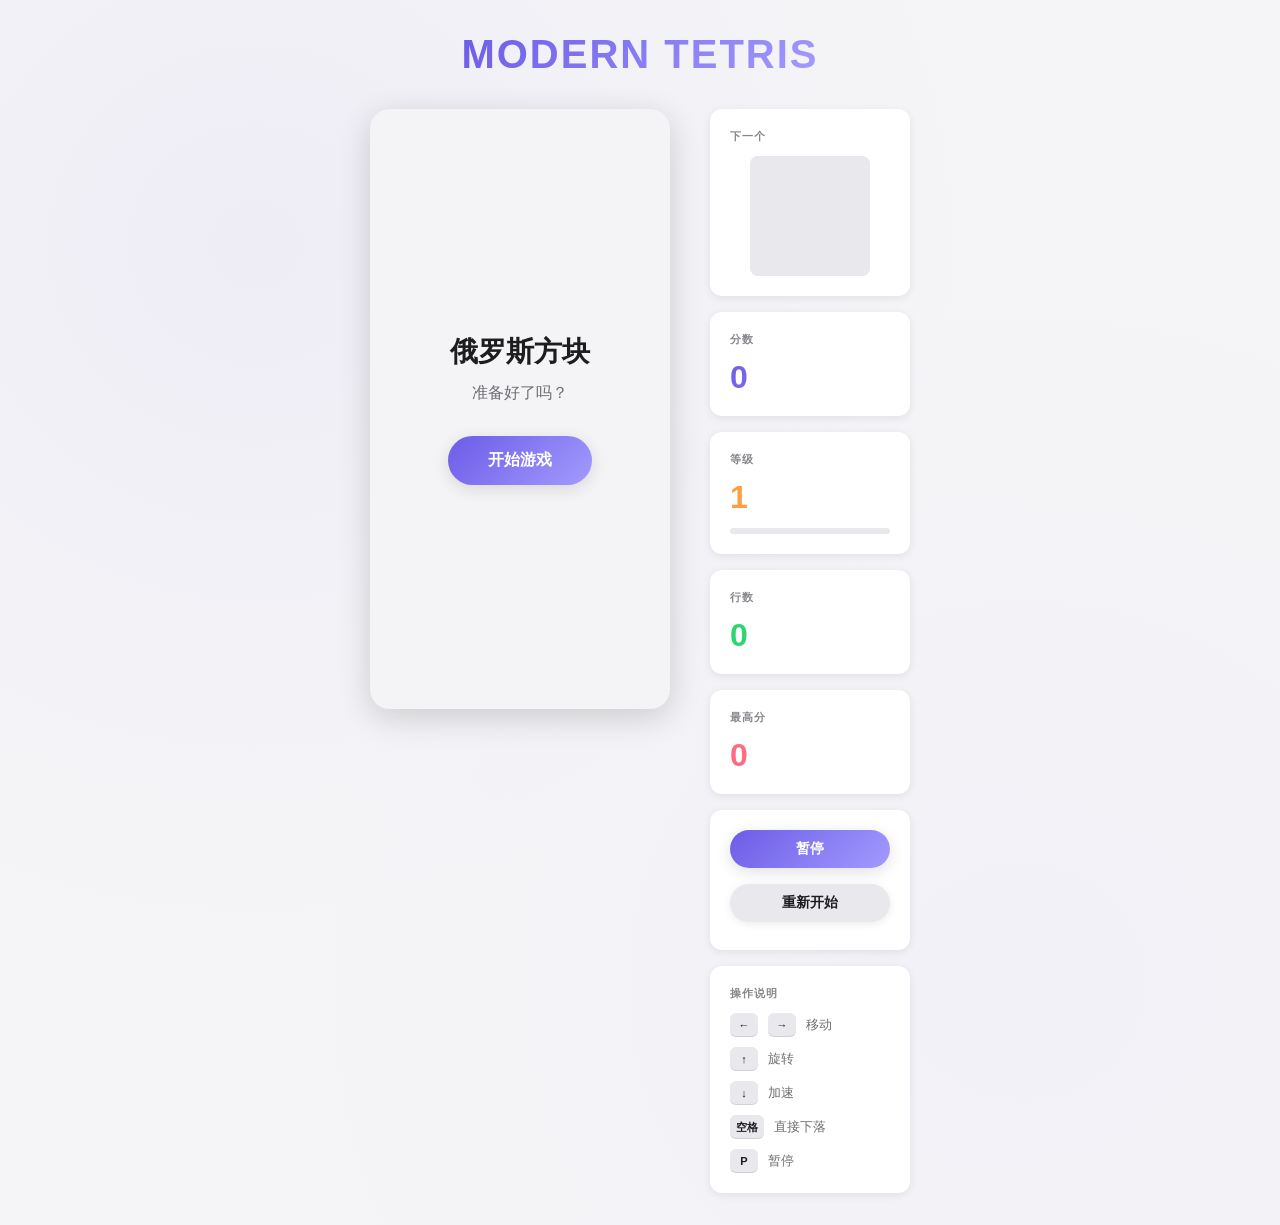
<file: tetris/index.html>
<!DOCTYPE html>
<html lang="zh-CN">
<head>
  <meta charset="UTF-8">
  <meta name="viewport" content="width=device-width, initial-scale=1.0">
  <title>俄罗斯方块 - Modern Tetris</title>
  <link rel="preconnect" href="https://fonts.googleapis.com">
  <link rel="preconnect" href="https://fonts.gstatic.com" crossorigin>
  <link href="https://fonts.googleapis.com/css2?family=Inter:wght@400;600;700&display=swap" rel="stylesheet">
  <link rel="stylesheet" href="style.css">
</head>
<body>
  <div class="game-container">
    <h1 class="title">MODERN TETRIS</h1>

    <div class="game-layout">
      <div class="board-wrapper">
        <canvas id="gameBoard" class="game-board"></canvas>
        <canvas id="particleCanvas" class="particle-canvas"></canvas>
        <div id="overlay" class="overlay">
          <div class="overlay-content">
            <h2 id="overlayTitle">俄罗斯方块</h2>
            <p id="overlayMessage">准备好了吗？</p>
            <button id="startBtn" class="modern-btn">开始游戏</button>
          </div>
        </div>
      </div>

      <div class="side-panel">
        <div class="panel-section">
          <h3>下一个</h3>
          <canvas id="nextPiece" width="120" height="120"></canvas>
        </div>

        <div class="panel-section">
          <h3>分数</h3>
          <div class="stat-display score" id="score">0</div>
        </div>

        <div class="panel-section">
          <h3>等级</h3>
          <div class="stat-display level" id="level">1</div>
          <div class="level-bar">
            <div class="level-progress" id="levelProgress"></div>
          </div>
        </div>

        <div class="panel-section">
          <h3>行数</h3>
          <div class="stat-display lines" id="lines">0</div>
        </div>

        <div class="panel-section">
          <h3>最高分</h3>
          <div class="stat-display highscore" id="highScore">0</div>
        </div>

        <div class="panel-section controls-section">
          <button id="pauseBtn" class="modern-btn small">暂停</button>
          <button id="resetBtn" class="modern-btn small secondary">重新开始</button>
        </div>

        <div class="panel-section">
          <h3>操作说明</h3>
          <div class="controls-info">
            <div class="control-item"><span class="key">←</span> <span class="key">→</span> <span>移动</span></div>
            <div class="control-item"><span class="key">↑</span> <span>旋转</span></div>
            <div class="control-item"><span class="key">↓</span> <span>加速</span></div>
            <div class="control-item"><span class="key">空格</span> <span>直接下落</span></div>
            <div class="control-item"><span class="key">P</span> <span>暂停</span></div>
          </div>
        </div>
      </div>
    </div>

    <div class="mobile-controls" id="mobileControls">
      <div class="mobile-btn-row">
        <button class="mobile-btn" id="btnLeft">◀</button>
        <button class="mobile-btn" id="btnRotate">↻</button>
        <button class="mobile-btn" id="btnRight">▶</button>
      </div>
      <div class="mobile-btn-row">
        <button class="mobile-btn wide" id="btnDown">▼ 加速</button>
        <button class="mobile-btn wide" id="btnDrop">⏬ 直落</button>
      </div>
    </div>
  </div>

  <script src="script.js"></script>
</body>
</html>
</file>
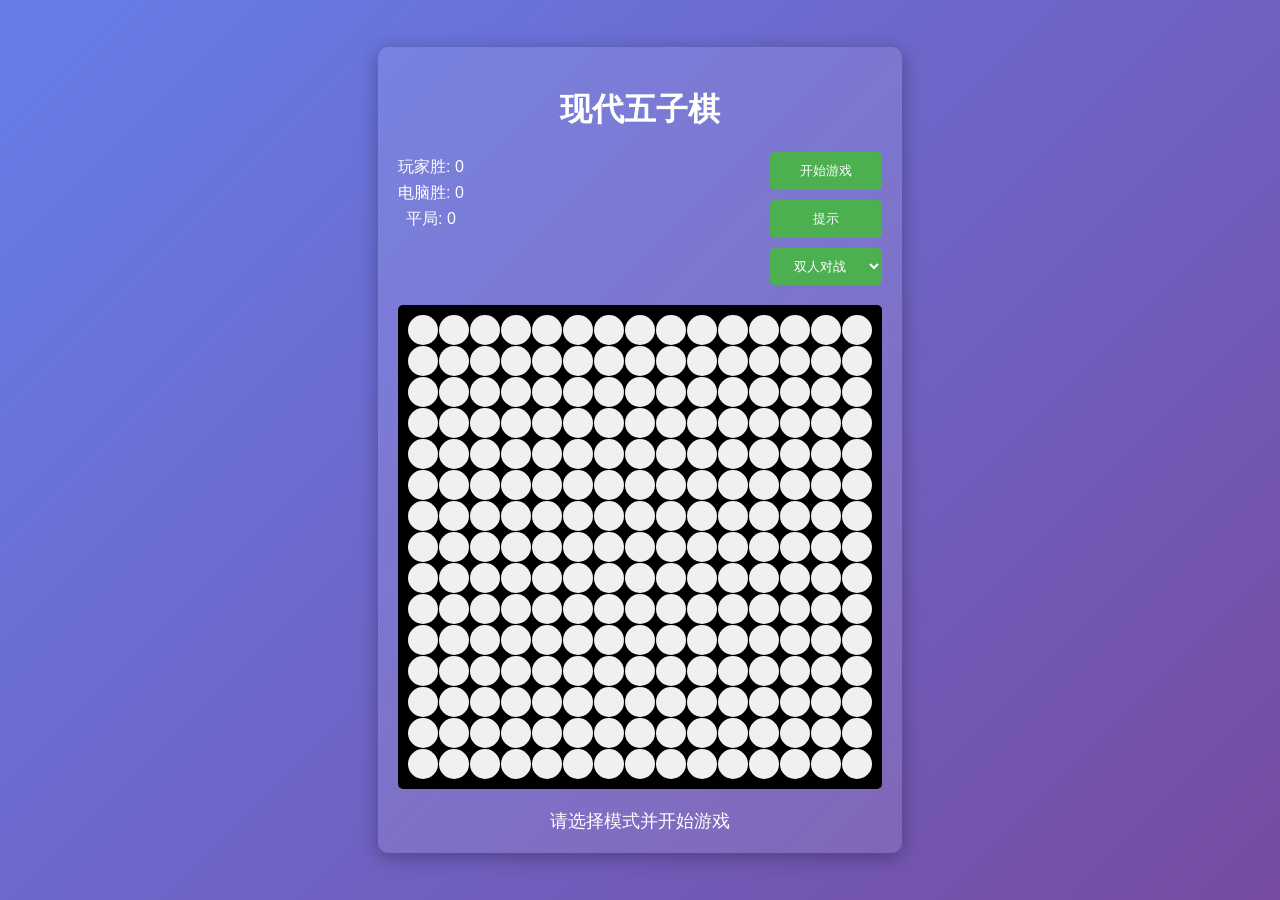
<file: 五子棋/index.html>
<!DOCTYPE html>
<html lang="zh-CN">
<head>
    <meta charset="UTF-8">
    <meta name="viewport" content="width=device-width, initial-scale=1.0">
    <title>现代五子棋</title>
    <link rel="stylesheet" href="style.css">
</head>
<body>
    <div class="container">
        <h1>现代五子棋</h1>
        <div class="game-info">
            <div class="score">
                <p>玩家胜: <span id="playerWins">0</span></p>
                <p>电脑胜: <span id="computerWins">0</span></p>
                <p>平局: <span id="draws">0</span></p>
            </div>
            <div class="controls">
                <button id="startGame">开始游戏</button>
                <button id="hintBtn">提示</button>
                <select id="modeSelect">
                    <option value="pvp">双人对战</option>
                    <option value="pvc">人机对战</option>
                </select>
            </div>
        </div>
        <div class="board" id="board"></div>
        <div class="status" id="status">请选择模式并开始游戏</div>
    </div>
    <script src="script.js"></script>
</body>
</html>
</file>
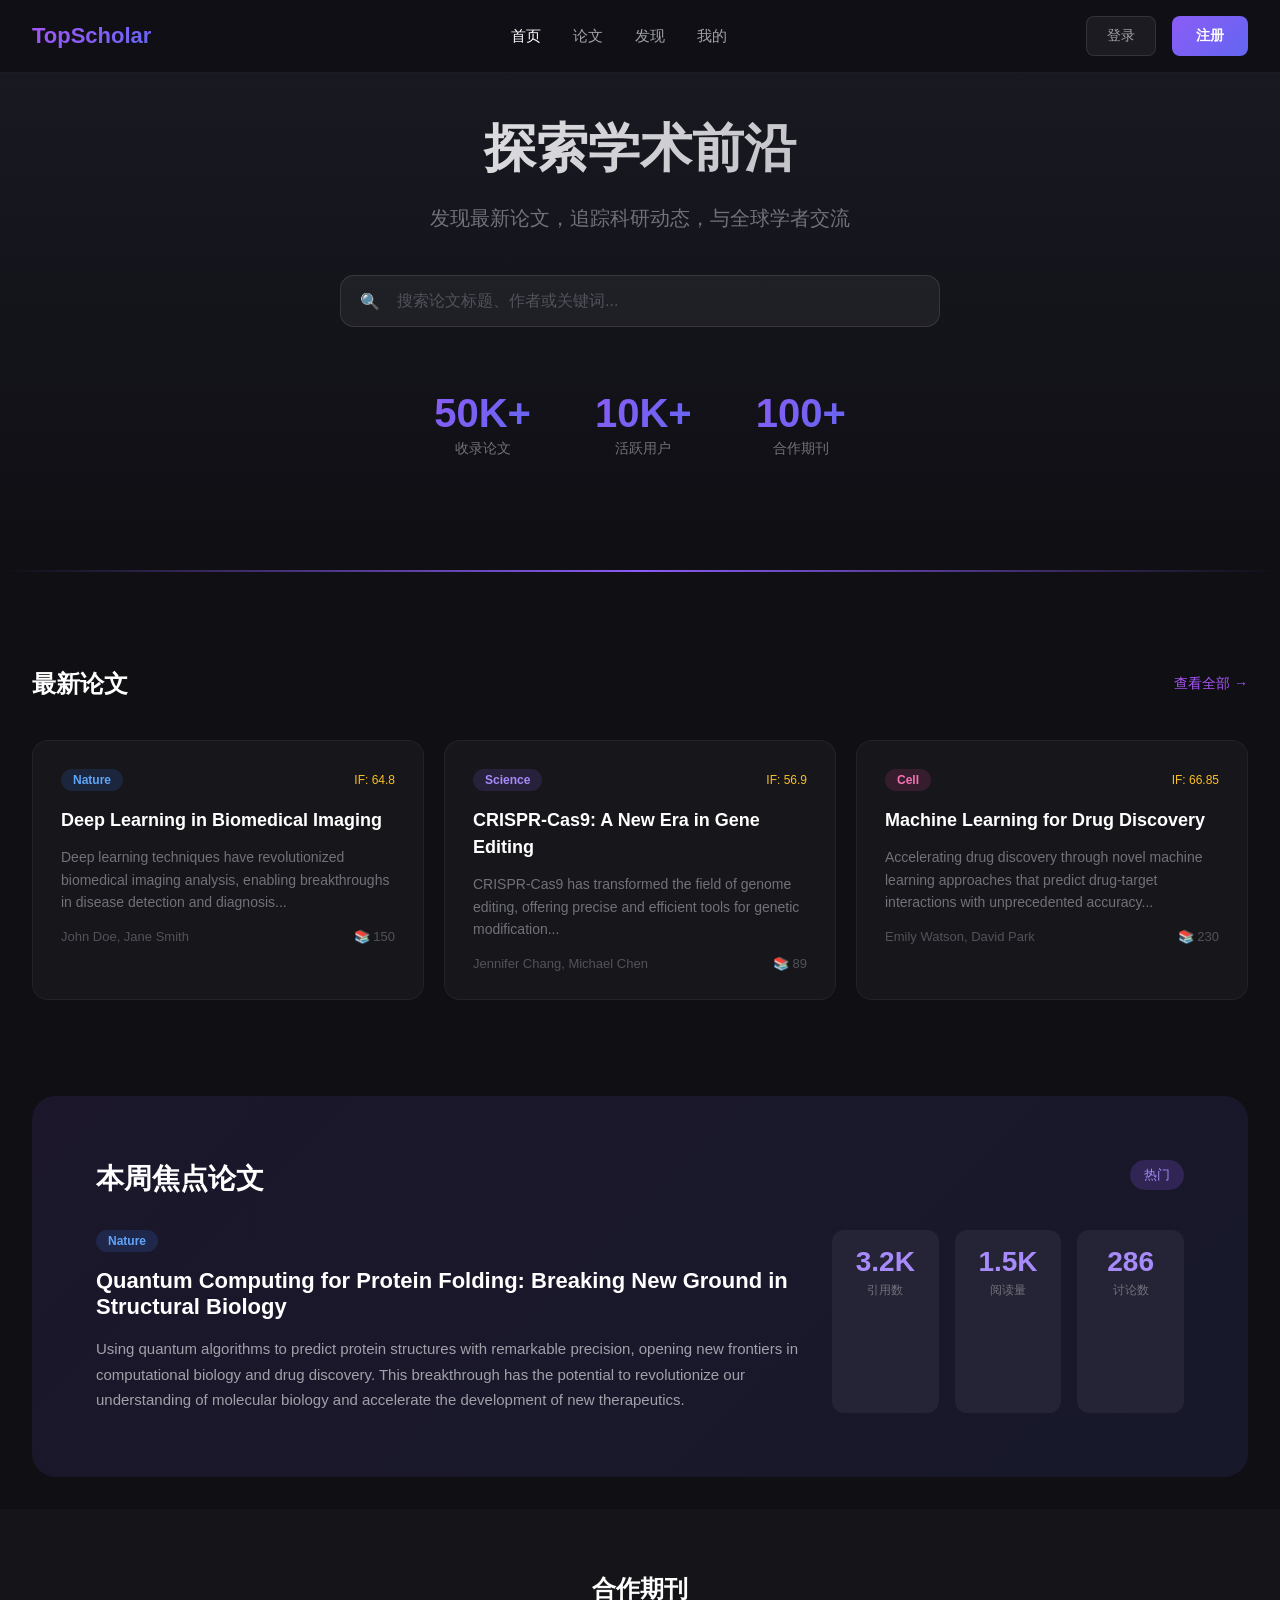
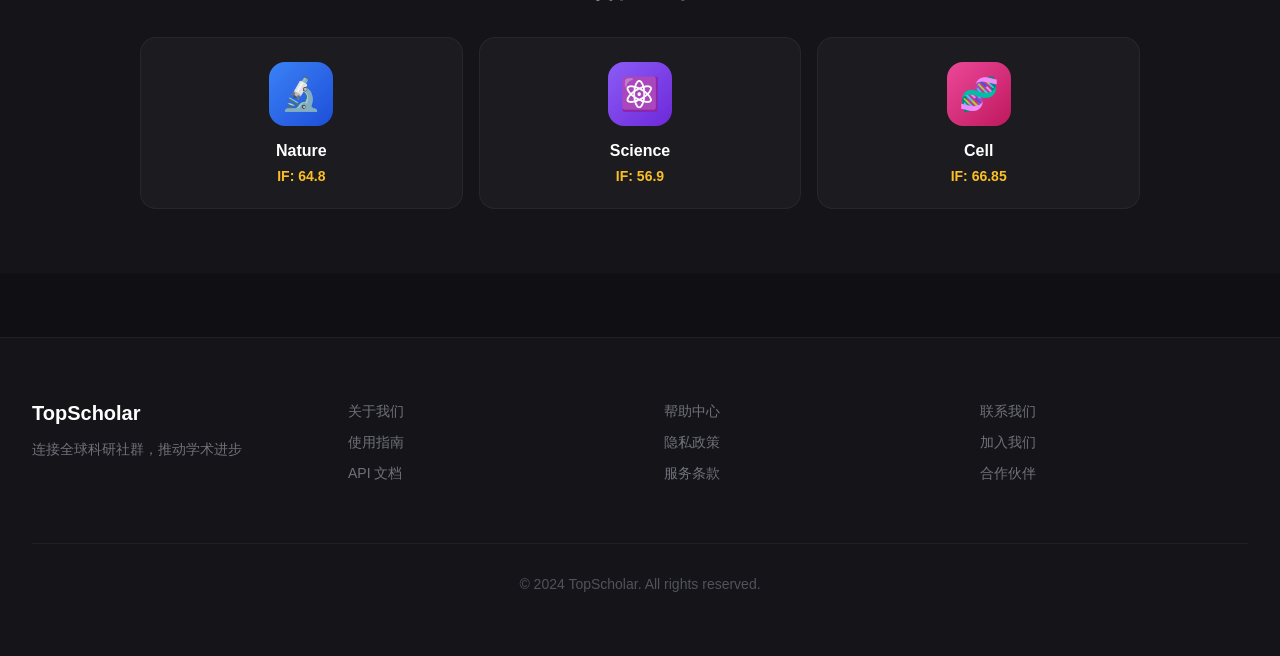
<file: TopScholar/frontend/style-dark.html>
<!DOCTYPE html>
<html lang="zh-CN">
<head>
  <meta charset="UTF-8">
  <meta name="viewport" content="width=device-width, initial-scale=1.0">
  <title>TopScholar - 深色版</title>
  <style>
    * { margin: 0; padding: 0; box-sizing: border-box; }
    html { scroll-behavior: smooth; }
    body { font-family: 'Inter', -apple-system, BlinkMacSystemFont, 'Segoe UI', sans-serif; background: #0f0f14; color: #e4e4e7; min-height: 100vh; }
    
    /* Header */
    .header { position: fixed; top: 0; left: 0; right: 0; background: rgba(15,15,20,0.9); backdrop-filter: blur(20px); border-bottom: 1px solid rgba(255,255,255,0.05); z-index: 1000; }
    .header-content { max-width: 1400px; margin: 0 auto; padding: 0 2rem; height: 72px; display: flex; align-items: center; justify-content: space-between; }
    .logo { font-size: 22px; font-weight: 700; background: linear-gradient(135deg, #a855f7, #6366f1); -webkit-background-clip: text; -webkit-text-fill-color: transparent; }
    .nav-links { display: flex; gap: 2rem; }
    .nav-links a { color: #a1a1aa; font-size: 15px; font-weight: 500; text-decoration: none; transition: color 0.2s; }
    .nav-links a:hover, .nav-links a.active { color: #ffffff; }
    .auth-buttons { display: flex; gap: 1rem; }
    .btn-login { padding: 10px 20px; color: #a1a1aa; font-size: 14px; font-weight: 500; background: rgba(255,255,255,0.05); border: 1px solid rgba(255,255,255,0.1); cursor: pointer; border-radius: 8px; transition: all 0.2s; }
    .btn-login:hover { background: rgba(255,255,255,0.1); }
    .btn-register { padding: 10px 24px; background: linear-gradient(135deg, #8b5cf6, #6366f1); color: white; font-size: 14px; font-weight: 600; border: none; border-radius: 8px; cursor: pointer; transition: transform 0.2s; }
    .btn-register:hover { transform: translateY(-1px); }

    /* Hero */
    .hero { padding: 120px 2rem 80px; text-align: center; background: linear-gradient(180deg, #1a1a24 0%, #0f0f14 100%); }
    .hero h1 { font-size: 52px; font-weight: 800; background: linear-gradient(135deg, #ffffff 0%, #a1a1aa 100%); -webkit-background-clip: text; -webkit-text-fill-color: transparent; margin-bottom: 1.5rem; line-height: 1.1; }
    .hero p { font-size: 1.25rem; color: #71717a; max-width: 600px; margin: 0 auto 2.5rem; line-height: 1.7; }
    .search-box { max-width: 600px; margin: 0 auto; position: relative; }
    .search-input { width: 100%; padding: 16px 20px 16px 56px; font-size: 16px; border: 1px solid rgba(255,255,255,0.1); border-radius: 14px; background: rgba(255,255,255,0.05); color: #ffffff; transition: all 0.2s; }
    .search-input:focus { outline: none; border-color: #8b5cf6; background: rgba(255,255,255,0.08); box-shadow: 0 0 0 3px rgba(139,92,246,0.2); }
    .search-input::placeholder { color: #52525b; }
    .search-icon { position: absolute; left: 20px; top: 50%; transform: translateY(-50%); color: #52525b; }
    .hero-stats { display: flex; justify-content: center; gap: 4rem; margin-top: 4rem; }
    .stat { text-align: center; }
    .stat-value { font-size: 2.5rem; font-weight: 700; background: linear-gradient(135deg, #8b5cf6, #6366f1); -webkit-background-clip: text; -webkit-text-fill-color: transparent; }
    .stat-label { font-size: 14px; color: #71717a; margin-top: 4px; }

    /* Gradient Line */
    .gradient-line { height: 2px; background: linear-gradient(90deg, transparent, #8b5cf6, transparent); margin: 2rem 0; }

    /* Section */
    .section { max-width: 1400px; margin: 0 auto; padding: 4rem 2rem; }
    .section-header { display: flex; justify-content: space-between; align-items: center; margin-bottom: 2.5rem; }
    .section-title { font-size: 24px; font-weight: 700; color: #ffffff; }
    .section-link { color: #a855f7; font-size: 14px; font-weight: 500; text-decoration: none; }

    /* Paper Grid */
    .paper-grid { display: grid; grid-template-columns: repeat(auto-fill, minmax(360px, 1fr)); gap: 20px; }
    .paper-card { background: rgba(255,255,255,0.03); border: 1px solid rgba(255,255,255,0.05); border-radius: 16px; padding: 28px; transition: all 0.3s; }
    .paper-card:hover { border-color: rgba(139,92,246,0.3); box-shadow: 0 0 30px rgba(139,92,246,0.1); transform: translateY(-2px); }
    .card-header { display: flex; gap: 12px; align-items: center; margin-bottom: 16px; }
    .journal-badge { padding: 4px 12px; border-radius: 20px; font-size: 12px; font-weight: 600; }
    .badge-nature { background: rgba(59,130,246,0.15); color: #60a5fa; }
    .badge-science { background: rgba(139,92,246,0.15); color: #a78bfa; }
    .badge-cell { background: rgba(236,72,153,0.15); color: #f472b6; }
    .paper-title { font-size: 18px; font-weight: 600; color: #ffffff; line-height: 1.5; margin-bottom: 12px; }
    .paper-abstract { font-size: 14px; color: #71717a; line-height: 1.6; margin-bottom: 16px; }
    .paper-meta { display: flex; justify-content: space-between; align-items: center; color: #52525b; font-size: 13px; }
    .paper-authors { max-width: 200px; overflow: hidden; text-overflow: ellipsis; white-space: nowrap; }
    .citation-count { display: flex; align-items: center; gap: 4px; }
    .citation-count svg { color: #8b5cf6; }

    /* Featured Section */
    .featured-section { background: linear-gradient(135deg, rgba(139,92,246,0.1) 0%, rgba(99,102,241,0.1) 100%); border-radius: 24px; padding: 4rem; margin: 2rem; }
    .featured-header { display: flex; justify-content: space-between; align-items: flex-start; margin-bottom: 2rem; }
    .featured-title { font-size: 28px; font-weight: 700; color: #ffffff; }
    .featured-tag { padding: 6px 14px; background: rgba(139,92,246,0.2); color: #a78bfa; border-radius: 20px; font-size: 13px; font-weight: 500; }
    .featured-content { display: grid; grid-template-columns: 2fr 1fr; gap: 2rem; }
    .featured-paper h3 { font-size: 22px; font-weight: 700; color: #ffffff; margin-bottom: 16px; }
    .featured-paper p { font-size: 15px; color: #a1a1aa; line-height: 1.7; }
    .featured-stats { display: grid; grid-template-columns: repeat(3, 1fr); gap: 1rem; }
    .stat-box { background: rgba(255,255,255,0.05); border-radius: 12px; padding: 16px; text-align: center; }
    .stat-box-value { font-size: 28px; font-weight: 700; color: #a78bfa; }
    .stat-box-label { font-size: 12px; color: #71717a; margin-top: 4px; }

    /* Journal Cards */
    .journal-section { padding: 4rem 2rem; background: rgba(255,255,255,0.02); }
    .journals-title { font-size: 24px; font-weight: 700; color: #ffffff; margin-bottom: 2rem; text-align: center; }
    .journal-grid { display: grid; grid-template-columns: repeat(auto-fit, minmax(200px, 1fr)); gap: 16px; max-width: 1000px; margin: 0 auto; }
    .journal-card { background: rgba(255,255,255,0.03); border: 1px solid rgba(255,255,255,0.05); border-radius: 16px; padding: 24px; text-align: center; transition: all 0.3s; cursor: pointer; }
    .journal-card:hover { border-color: rgba(139,92,246,0.3); background: rgba(139,92,246,0.05); }
    .journal-icon { width: 64px; height: 64px; border-radius: 16px; margin: 0 auto 16px; display: flex; align-items: center; justify-content: center; font-size: 32px; }
    .journal-icon.nature { background: linear-gradient(135deg, #3b82f6, #1d4ed8); }
    .journal-icon.science { background: linear-gradient(135deg, #8b5cf6, #6d28d9); }
    .journal-icon.cell { background: linear-gradient(135deg, #ec4899, #be185d); }
    .journal-name { font-size: 16px; font-weight: 600; color: #ffffff; margin-bottom: 8px; }
    .journal-if { font-size: 14px; color: #fbbf24; font-weight: 600; }

    /* Footer */
    .footer { background: rgba(255,255,255,0.02); padding: 4rem 2rem; margin-top: 4rem; border-top: 1px solid rgba(255,255,255,0.05); }
    .footer-content { max-width: 1400px; margin: 0 auto; display: grid; grid-template-columns: repeat(4, 1fr); gap: 3rem; }
    .footer-brand { font-size: 20px; font-weight: 700; color: #ffffff; margin-bottom: 1rem; }
    .footer-links { list-style: none; }
    .footer-links li { margin-bottom: 12px; }
    .footer-links a { color: #71717a; text-decoration: none; font-size: 14px; transition: color 0.2s; }
    .footer-links a:hover { color: #ffffff; }
    .footer-bottom { max-width: 1400px; margin: 3rem auto 0; padding-top: 2rem; border-top: 1px solid rgba(255,255,255,0.05); text-align: center; color: #52525b; font-size: 14px; }
  </style>
</head>
<body>
  <header class="header">
    <div class="header-content">
      <div class="logo">TopScholar</div>
      <nav class="nav-links">
        <a href="#" class="active">首页</a>
        <a href="#">论文</a>
        <a href="#">发现</a>
        <a href="#">我的</a>
      </nav>
      <div class="auth-buttons">
        <button class="btn-login">登录</button>
        <button class="btn-register">注册</button>
      </div>
    </div>
  </header>

  <section class="hero">
    <h1>探索学术前沿</h1>
    <p>发现最新论文，追踪科研动态，与全球学者交流</p>
    <div class="search-box">
      <span class="search-icon">🔍</span>
      <input type="text" class="search-input" placeholder="搜索论文标题、作者或关键词...">
    </div>
    <div class="hero-stats">
      <div class="stat"><div class="stat-value">50K+</div><div class="stat-label">收录论文</div></div>
      <div class="stat"><div class="stat-value">10K+</div><div class="stat-label">活跃用户</div></div>
      <div class="stat"><div class="stat-value">100+</div><div class="stat-label">合作期刊</div></div>
    </div>
  </section>

  <div class="gradient-line"></div>

  <section class="section">
    <div class="section-header">
      <h2 class="section-title">最新论文</h2>
      <a href="#" class="section-link">查看全部 →</a>
    </div>
    <div class="paper-grid">
      <article class="paper-card">
        <div class="card-header">
          <span class="journal-badge badge-nature">Nature</span>
          <span style="margin-left:auto;font-size:12px;color:#fbbf24">IF: 64.8</span>
        </div>
        <h3 class="paper-title">Deep Learning in Biomedical Imaging</h3>
        <p class="paper-abstract">Deep learning techniques have revolutionized biomedical imaging analysis, enabling breakthroughs in disease detection and diagnosis...</p>
        <div class="paper-meta">
          <span class="paper-authors">John Doe, Jane Smith</span>
          <span class="citation-count">📚 150</span>
        </div>
      </article>
      <article class="paper-card">
        <div class="card-header">
          <span class="journal-badge badge-science">Science</span>
          <span style="margin-left:auto;font-size:12px;color:#fbbf24">IF: 56.9</span>
        </div>
        <h3 class="paper-title">CRISPR-Cas9: A New Era in Gene Editing</h3>
        <p class="paper-abstract">CRISPR-Cas9 has transformed the field of genome editing, offering precise and efficient tools for genetic modification...</p>
        <div class="paper-meta">
          <span class="paper-authors">Jennifer Chang, Michael Chen</span>
          <span class="citation-count">📚 89</span>
        </div>
      </article>
      <article class="paper-card">
        <div class="card-header">
          <span class="journal-badge badge-cell">Cell</span>
          <span style="margin-left:auto;font-size:12px;color:#fbbf24">IF: 66.85</span>
        </div>
        <h3 class="paper-title">Machine Learning for Drug Discovery</h3>
        <p class="paper-abstract">Accelerating drug discovery through novel machine learning approaches that predict drug-target interactions with unprecedented accuracy...</p>
        <div class="paper-meta">
          <span class="paper-authors">Emily Watson, David Park</span>
          <span class="citation-count">📚 230</span>
        </div>
      </article>
    </div>
  </section>

  <section class="featured-section">
    <div class="featured-header">
      <h2 class="featured-title">本周焦点论文</h2>
      <span class="featured-tag">热门</span>
    </div>
    <div class="featured-content">
      <div class="featured-paper">
        <div class="card-header">
          <span class="journal-badge badge-nature">Nature</span>
        </div>
        <h3>Quantum Computing for Protein Folding: Breaking New Ground in Structural Biology</h3>
        <p>Using quantum algorithms to predict protein structures with remarkable precision, opening new frontiers in computational biology and drug discovery. This breakthrough has the potential to revolutionize our understanding of molecular biology and accelerate the development of new therapeutics.</p>
      </div>
      <div class="featured-stats">
        <div class="stat-box"><div class="stat-box-value">3.2K</div><div class="stat-box-label">引用数</div></div>
        <div class="stat-box"><div class="stat-box-value">1.5K</div><div class="stat-box-label">阅读量</div></div>
        <div class="stat-box"><div class="stat-box-value">286</div><div class="stat-box-label">讨论数</div></div>
      </div>
    </div>
  </section>

  <section class="journal-section">
    <h2 class="journals-title">合作期刊</h2>
    <div class="journal-grid">
      <div class="journal-card">
        <div class="journal-icon nature">🔬</div>
        <div class="journal-name">Nature</div>
        <div class="journal-if">IF: 64.8</div>
      </div>
      <div class="journal-card">
        <div class="journal-icon science">⚛️</div>
        <div class="journal-name">Science</div>
        <div class="journal-if">IF: 56.9</div>
      </div>
      <div class="journal-card">
        <div class="journal-icon cell">🧬</div>
        <div class="journal-name">Cell</div>
        <div class="journal-if">IF: 66.85</div>
      </div>
    </div>
  </section>

  <footer class="footer">
    <div class="footer-content">
      <div>
        <div class="footer-brand">TopScholar</div>
        <p style="color:#71717a;font-size:14px;margin-top:1rem;">连接全球科研社群，推动学术进步</p>
      </div>
      <div>
        <ul class="footer-links">
          <li><a href="#">关于我们</a></li>
          <li><a href="#">使用指南</a></li>
          <li><a href="#">API 文档</a></li>
        </ul>
      </div>
      <div>
        <ul class="footer-links">
          <li><a href="#">帮助中心</a></li>
          <li><a href="#">隐私政策</a></li>
          <li><a href="#">服务条款</a></li>
        </ul>
      </div>
      <div>
        <ul class="footer-links">
          <li><a href="#">联系我们</a></li>
          <li><a href="#">加入我们</a></li>
          <li><a href="#">合作伙伴</a></li>
        </ul>
      </div>
    </div>
    <div class="footer-bottom">© 2024 TopScholar. All rights reserved.</div>
  </footer>
</body>
</html>
</file>
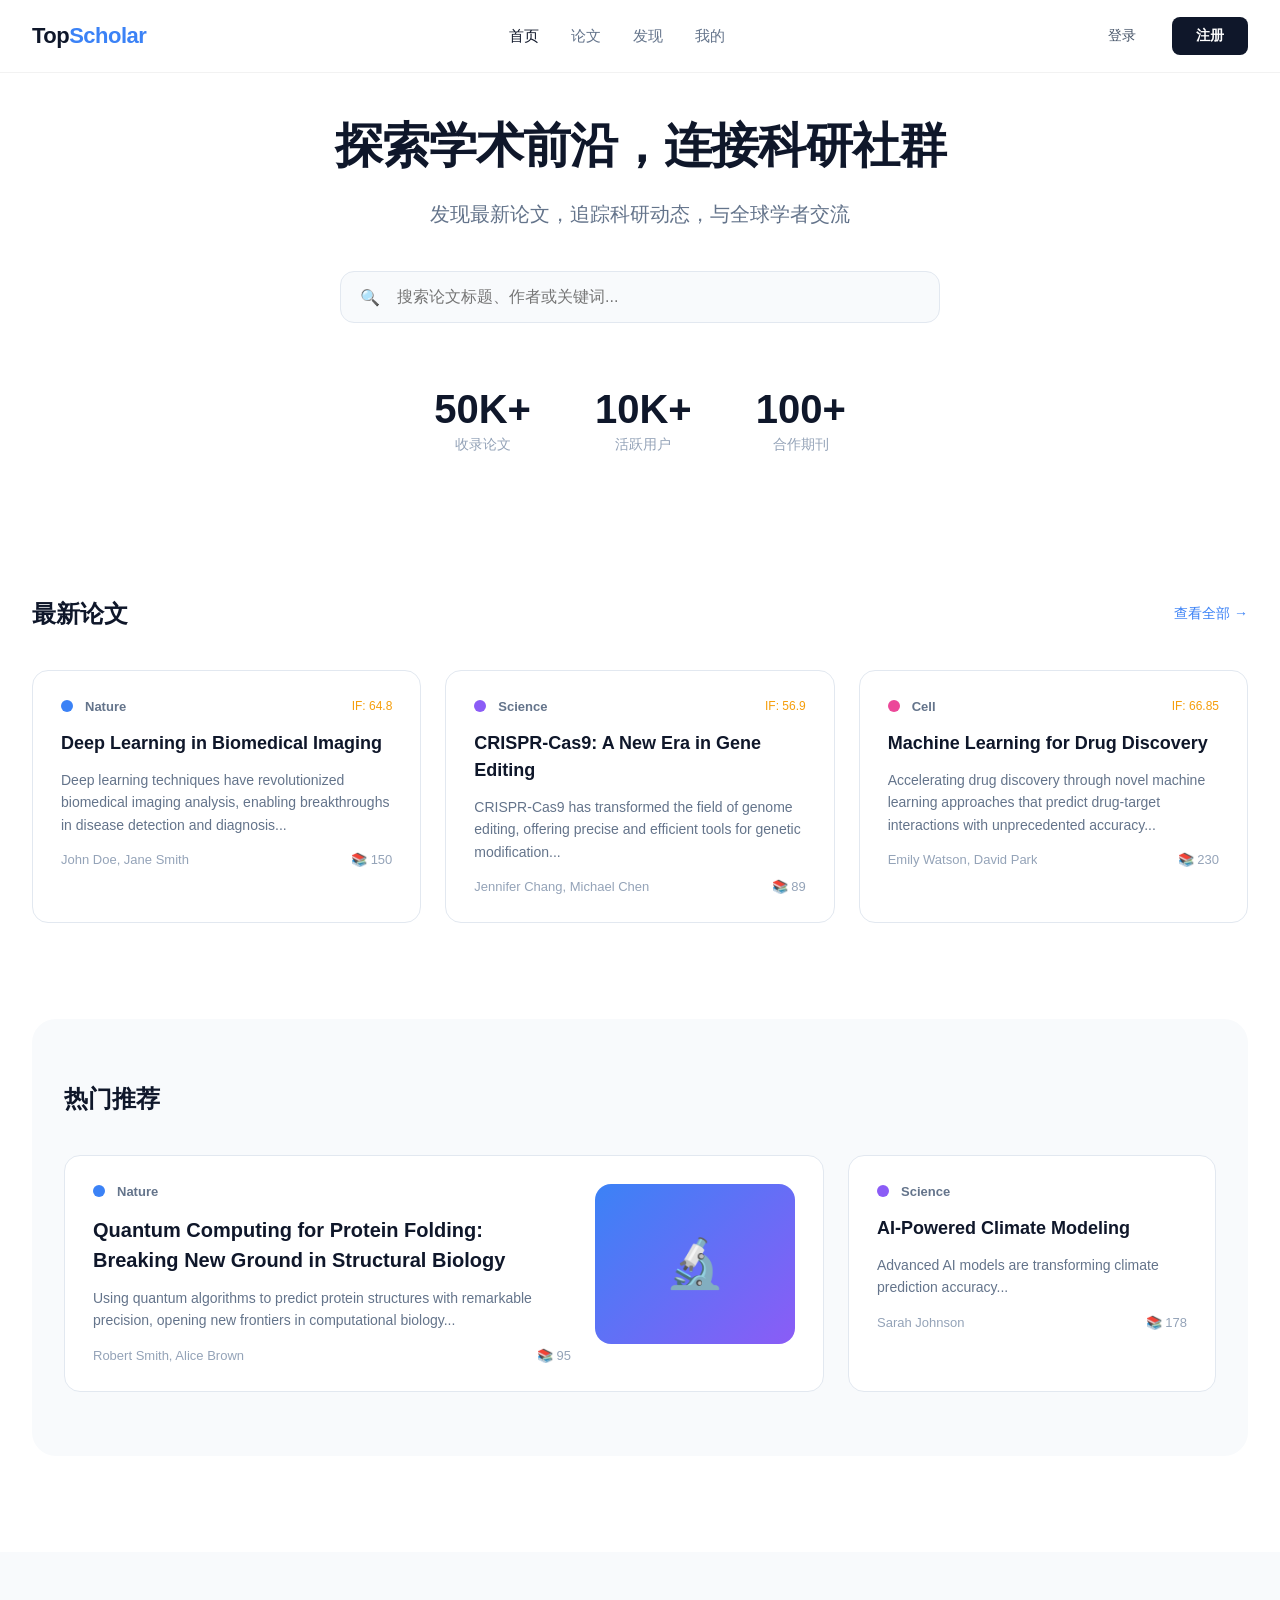
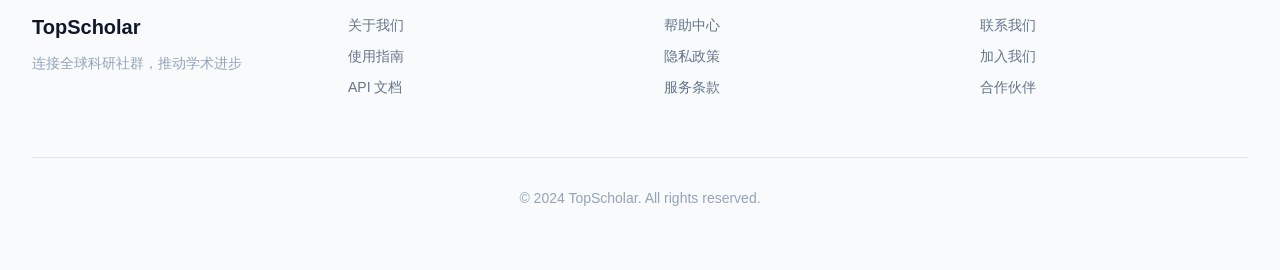
<file: TopScholar/frontend/style-minimal.html>
<!DOCTYPE html>
<html lang="zh-CN">
<head>
  <meta charset="UTF-8">
  <meta name="viewport" content="width=device-width, initial-scale=1.0">
  <title>TopScholar - 简约版</title>
  <style>
    * { margin: 0; padding: 0; box-sizing: border-box; }
    html { scroll-behavior: smooth; }
    body { font-family: 'SF Pro Display', -apple-system, BlinkMacSystemFont, 'Segoe UI', sans-serif; background: #ffffff; color: #1a1a1a; min-height: 100vh; }
    
    /* Header */
    .header { position: fixed; top: 0; left: 0; right: 0; background: rgba(255,255,255,0.85); backdrop-filter: blur(20px); border-bottom: 1px solid rgba(0,0,0,0.05); z-index: 1000; }
    .header-content { max-width: 1400px; margin: 0 auto; padding: 0 2rem; height: 72px; display: flex; align-items: center; justify-content: space-between; }
    .logo { font-size: 22px; font-weight: 700; color: #0f172a; letter-spacing: -0.5px; }
    .logo span { color: #3b82f6; }
    .nav-links { display: flex; gap: 2rem; }
    .nav-links a { color: #64748b; font-size: 15px; font-weight: 500; text-decoration: none; transition: color 0.2s; }
    .nav-links a:hover, .nav-links a.active { color: #0f172a; }
    .auth-buttons { display: flex; gap: 1rem; }
    .btn-login { padding: 10px 20px; color: #475569; font-size: 14px; font-weight: 500; background: transparent; border: none; cursor: pointer; border-radius: 8px; transition: background 0.2s; }
    .btn-login:hover { background: #f1f5f9; }
    .btn-register { padding: 10px 24px; background: #0f172a; color: white; font-size: 14px; font-weight: 600; border: none; border-radius: 8px; cursor: pointer; transition: opacity 0.2s; }
    .btn-register:hover { opacity: 0.9; }

    /* Hero */
    .hero { padding: 120px 2rem 80px; text-align: center; }
    .hero h1 { font-size: 48px; font-weight: 800; color: #0f172a; margin-bottom: 1.5rem; line-height: 1.1; letter-spacing: -1px; }
    .hero p { font-size: 1.25rem; color: #64748b; max-width: 600px; margin: 0 auto 2.5rem; line-height: 1.7; }
    .search-box { max-width: 600px; margin: 0 auto; position: relative; }
    .search-input { width: 100%; padding: 16px 20px 16px 56px; font-size: 16px; border: 1px solid #e2e8f0; border-radius: 14px; background: #f8fafc; transition: all 0.2s; }
    .search-input:focus { outline: none; border-color: #3b82f6; background: white; box-shadow: 0 0 0 3px rgba(59,130,246,0.1); }
    .search-icon { position: absolute; left: 20px; top: 50%; transform: translateY(-50%); color: #94a3b8; }
    .hero-stats { display: flex; justify-content: center; gap: 4rem; margin-top: 4rem; }
    .stat { text-align: center; }
    .stat-value { font-size: 2.5rem; font-weight: 700; color: #0f172a; }
    .stat-label { font-size: 14px; color: #94a3b8; margin-top: 4px; }

    /* Section */
    .section { max-width: 1400px; margin: 0 auto; padding: 4rem 2rem; }
    .section-header { display: flex; justify-content: space-between; align-items: center; margin-bottom: 2.5rem; }
    .section-title { font-size: 24px; font-weight: 700; color: #0f172a; }
    .section-link { color: #3b82f6; font-size: 14px; font-weight: 500; text-decoration: none; }

    /* Paper Grid */
    .paper-grid { display: grid; grid-template-columns: repeat(auto-fill, minmax(360px, 1fr)); gap: 24px; }
    .paper-card { background: white; border: 1px solid #e2e8f0; border-radius: 16px; padding: 28px; transition: all 0.3s; }
    .paper-card:hover { border-color: #cbd5e1; box-shadow: 0 10px 40px rgba(0,0,0,0.05); transform: translateY(-2px); }
    .card-header { display: flex; gap: 12px; align-items: center; margin-bottom: 16px; }
    .journal-dot { width: 12px; height: 12px; border-radius: 50%; }
    .dot-nature { background: #3b82f6; }
    .dot-science { background: #8b5cf6; }
    .dot-cell { background: #ec4899; }
    .journal-name { font-size: 13px; font-weight: 600; color: #64748b; }
    .paper-title { font-size: 18px; font-weight: 600; color: #0f172a; line-height: 1.5; margin-bottom: 12px; }
    .paper-abstract { font-size: 14px; color: #64748b; line-height: 1.6; margin-bottom: 16px; }
    .paper-meta { display: flex; justify-content: space-between; align-items: center; color: #94a3b8; font-size: 13px; }
    .paper-authors { max-width: 200px; overflow: hidden; text-overflow: ellipsis; white-space: nowrap; }
    .citation-count { display: flex; align-items: center; gap: 4px; }

    /* Footer */
    .footer { background: #f8fafc; padding: 4rem 2rem; margin-top: 6rem; }
    .footer-content { max-width: 1400px; margin: 0 auto; display: grid; grid-template-columns: repeat(4, 1fr); gap: 3rem; }
    .footer-brand { font-size: 20px; font-weight: 700; color: #0f172a; margin-bottom: 1rem; }
    .footer-links { list-style: none; }
    .footer-links li { margin-bottom: 12px; }
    .footer-links a { color: #64748b; text-decoration: none; font-size: 14px; transition: color 0.2s; }
    .footer-links a:hover { color: #0f172a; }
    .footer-bottom { max-width: 1400px; margin: 3rem auto 0; padding-top: 2rem; border-top: 1px solid #e2e8f0; text-align: center; color: #94a3b8; font-size: 14px; }
  </style>
</head>
<body>
  <header class="header">
    <div class="header-content">
      <div class="logo">Top<span>Scholar</span></div>
      <nav class="nav-links">
        <a href="#" class="active">首页</a>
        <a href="#">论文</a>
        <a href="#">发现</a>
        <a href="#">我的</a>
      </nav>
      <div class="auth-buttons">
        <button class="btn-login">登录</button>
        <button class="btn-register">注册</button>
      </div>
    </div>
  </header>

  <section class="hero">
    <h1>探索学术前沿，连接科研社群</h1>
    <p>发现最新论文，追踪科研动态，与全球学者交流</p>
    <div class="search-box">
      <span class="search-icon">🔍</span>
      <input type="text" class="search-input" placeholder="搜索论文标题、作者或关键词...">
    </div>
    <div class="hero-stats">
      <div class="stat"><div class="stat-value">50K+</div><div class="stat-label">收录论文</div></div>
      <div class="stat"><div class="stat-value">10K+</div><div class="stat-label">活跃用户</div></div>
      <div class="stat"><div class="stat-value">100+</div><div class="stat-label">合作期刊</div></div>
    </div>
  </section>

  <section class="section">
    <div class="section-header">
      <h2 class="section-title">最新论文</h2>
      <a href="#" class="section-link">查看全部 →</a>
    </div>
    <div class="paper-grid">
      <article class="paper-card">
        <div class="card-header">
          <span class="journal-dot dot-nature"></span>
          <span class="journal-name">Nature</span>
          <span style="margin-left:auto;font-size:12px;color:#f59e0b">IF: 64.8</span>
        </div>
        <h3 class="paper-title">Deep Learning in Biomedical Imaging</h3>
        <p class="paper-abstract">Deep learning techniques have revolutionized biomedical imaging analysis, enabling breakthroughs in disease detection and diagnosis...</p>
        <div class="paper-meta">
          <span class="paper-authors">John Doe, Jane Smith</span>
          <span class="citation-count">📚 150</span>
        </div>
      </article>
      <article class="paper-card">
        <div class="card-header">
          <span class="journal-dot dot-science"></span>
          <span class="journal-name">Science</span>
          <span style="margin-left:auto;font-size:12px;color:#f59e0b">IF: 56.9</span>
        </div>
        <h3 class="paper-title">CRISPR-Cas9: A New Era in Gene Editing</h3>
        <p class="paper-abstract">CRISPR-Cas9 has transformed the field of genome editing, offering precise and efficient tools for genetic modification...</p>
        <div class="paper-meta">
          <span class="paper-authors">Jennifer Chang, Michael Chen</span>
          <span class="citation-count">📚 89</span>
        </div>
      </article>
      <article class="paper-card">
        <div class="card-header">
          <span class="journal-dot dot-cell"></span>
          <span class="journal-name">Cell</span>
          <span style="margin-left:auto;font-size:12px;color:#f59e0b">IF: 66.85</span>
        </div>
        <h3 class="paper-title">Machine Learning for Drug Discovery</h3>
        <p class="paper-abstract">Accelerating drug discovery through novel machine learning approaches that predict drug-target interactions with unprecedented accuracy...</p>
        <div class="paper-meta">
          <span class="paper-authors">Emily Watson, David Park</span>
          <span class="citation-count">📚 230</span>
        </div>
      </article>
    </div>
  </section>

  <section class="section" style="background:#f8fafc;border-radius:24px;margin:2rem;">
    <div class="section-header">
      <h2 class="section-title">热门推荐</h2>
    </div>
    <div class="paper-grid">
      <article class="paper-card" style="grid-column: span 2;display:flex;gap:24px;">
        <div style="flex:1;">
          <div class="card-header">
            <span class="journal-dot dot-nature"></span>
            <span class="journal-name">Nature</span>
          </div>
          <h3 class="paper-title" style="font-size:20px;">Quantum Computing for Protein Folding: Breaking New Ground in Structural Biology</h3>
          <p class="paper-abstract">Using quantum algorithms to predict protein structures with remarkable precision, opening new frontiers in computational biology...</p>
          <div class="paper-meta">
            <span class="paper-authors">Robert Smith, Alice Brown</span>
            <span class="citation-count">📚 95</span>
          </div>
        </div>
        <div style="width:200px;height:160px;background:linear-gradient(135deg,#3b82f6,#8b5cf6);border-radius:16px;display:flex;align-items:center;justify-content:center;color:white;font-size:48px;">🔬</div>
      </article>
      <article class="paper-card">
        <div class="card-header">
          <span class="journal-dot dot-science"></span>
          <span class="journal-name">Science</span>
        </div>
        <h3 class="paper-title">AI-Powered Climate Modeling</h3>
        <p class="paper-abstract">Advanced AI models are transforming climate prediction accuracy...</p>
        <div class="paper-meta">
          <span class="paper-authors">Sarah Johnson</span>
          <span class="citation-count">📚 178</span>
        </div>
      </article>
    </div>
  </section>

  <footer class="footer">
    <div class="footer-content">
      <div>
        <div class="footer-brand">TopScholar</div>
        <p style="color:#94a3b8;font-size:14px;margin-top:1rem;">连接全球科研社群，推动学术进步</p>
      </div>
      <div>
        <ul class="footer-links">
          <li><a href="#">关于我们</a></li>
          <li><a href="#">使用指南</a></li>
          <li><a href="#">API 文档</a></li>
        </ul>
      </div>
      <div>
        <ul class="footer-links">
          <li><a href="#">帮助中心</a></li>
          <li><a href="#">隐私政策</a></li>
          <li><a href="#">服务条款</a></li>
        </ul>
      </div>
      <div>
        <ul class="footer-links">
          <li><a href="#">联系我们</a></li>
          <li><a href="#">加入我们</a></li>
          <li><a href="#">合作伙伴</a></li>
        </ul>
      </div>
    </div>
    <div class="footer-bottom">© 2024 TopScholar. All rights reserved.</div>
  </footer>
</body>
</html>
</file>
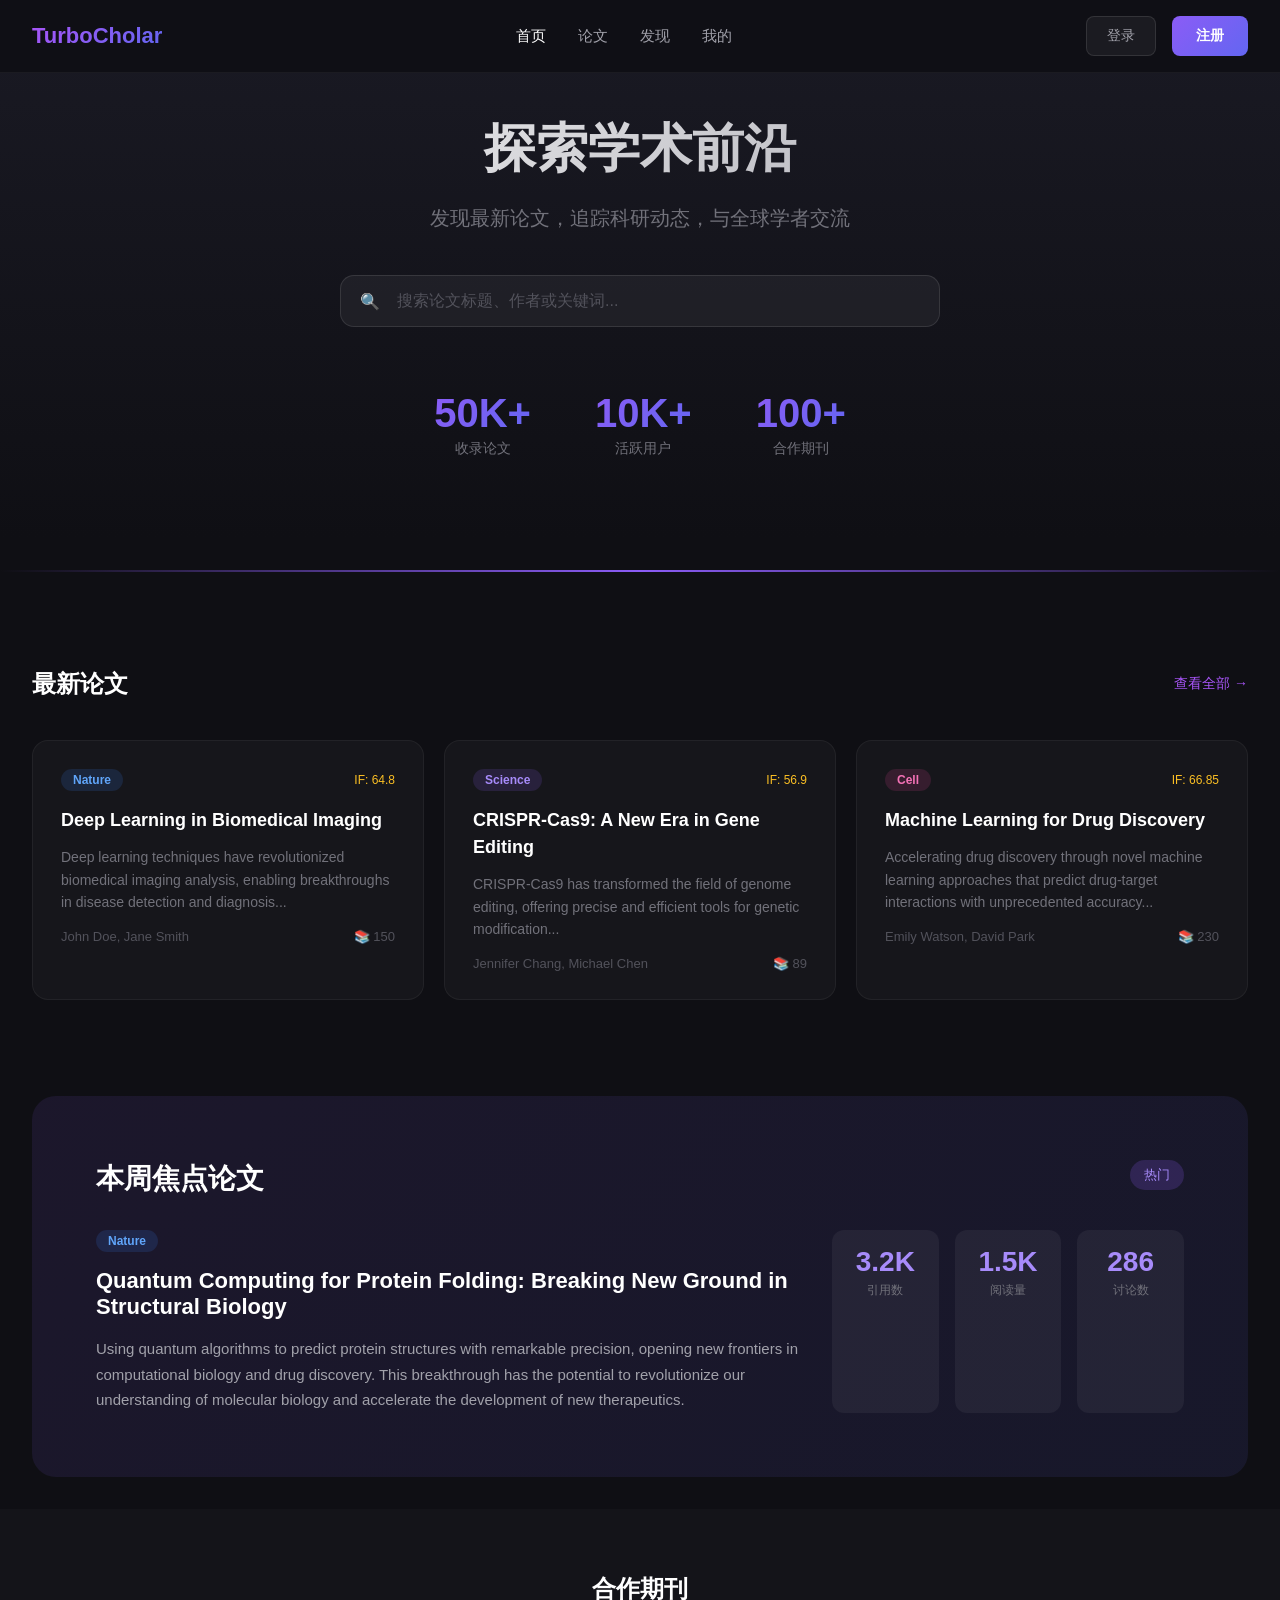
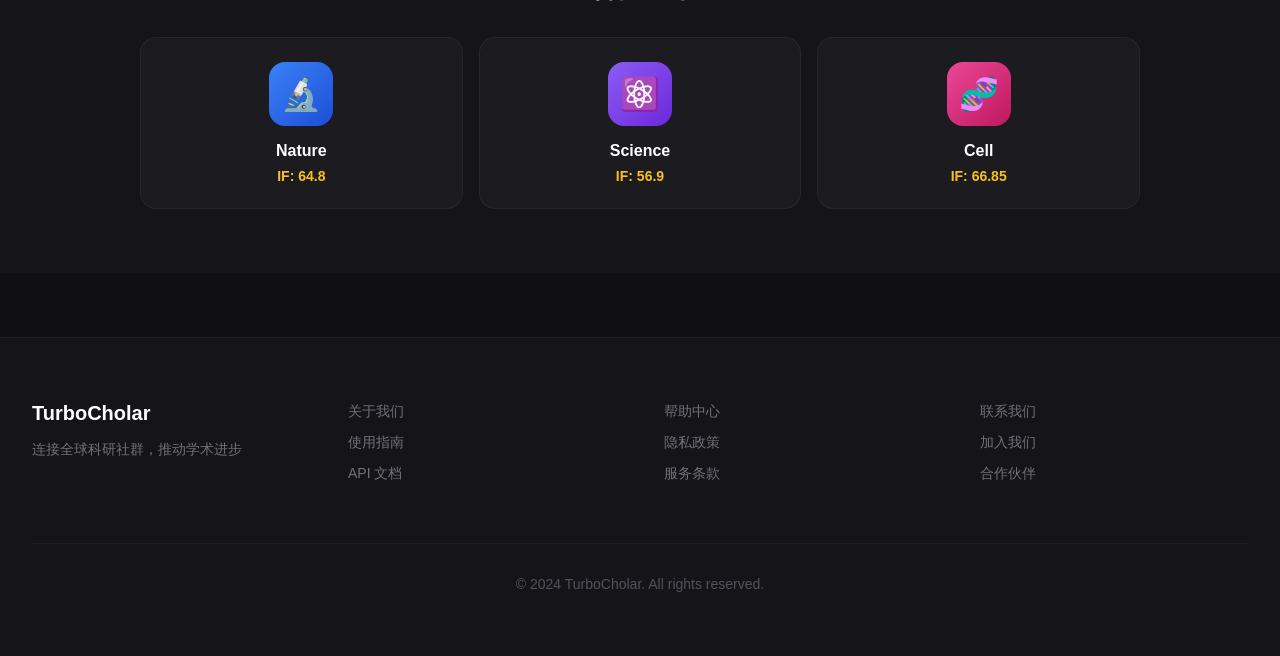
<file: turbocholar/frontend/style-dark.html>
<!DOCTYPE html>
<html lang="zh-CN">
<head>
  <meta charset="UTF-8">
  <meta name="viewport" content="width=device-width, initial-scale=1.0">
  <title>TurboCholar - 深色版</title>
  <style>
    * { margin: 0; padding: 0; box-sizing: border-box; }
    html { scroll-behavior: smooth; }
    body { font-family: 'Inter', -apple-system, BlinkMacSystemFont, 'Segoe UI', sans-serif; background: #0f0f14; color: #e4e4e7; min-height: 100vh; }
    
    /* Header */
    .header { position: fixed; top: 0; left: 0; right: 0; background: rgba(15,15,20,0.9); backdrop-filter: blur(20px); border-bottom: 1px solid rgba(255,255,255,0.05); z-index: 1000; }
    .header-content { max-width: 1400px; margin: 0 auto; padding: 0 2rem; height: 72px; display: flex; align-items: center; justify-content: space-between; }
    .logo { font-size: 22px; font-weight: 700; background: linear-gradient(135deg, #a855f7, #6366f1); -webkit-background-clip: text; -webkit-text-fill-color: transparent; }
    .nav-links { display: flex; gap: 2rem; }
    .nav-links a { color: #a1a1aa; font-size: 15px; font-weight: 500; text-decoration: none; transition: color 0.2s; }
    .nav-links a:hover, .nav-links a.active { color: #ffffff; }
    .auth-buttons { display: flex; gap: 1rem; }
    .btn-login { padding: 10px 20px; color: #a1a1aa; font-size: 14px; font-weight: 500; background: rgba(255,255,255,0.05); border: 1px solid rgba(255,255,255,0.1); cursor: pointer; border-radius: 8px; transition: all 0.2s; }
    .btn-login:hover { background: rgba(255,255,255,0.1); }
    .btn-register { padding: 10px 24px; background: linear-gradient(135deg, #8b5cf6, #6366f1); color: white; font-size: 14px; font-weight: 600; border: none; border-radius: 8px; cursor: pointer; transition: transform 0.2s; }
    .btn-register:hover { transform: translateY(-1px); }

    /* Hero */
    .hero { padding: 120px 2rem 80px; text-align: center; background: linear-gradient(180deg, #1a1a24 0%, #0f0f14 100%); }
    .hero h1 { font-size: 52px; font-weight: 800; background: linear-gradient(135deg, #ffffff 0%, #a1a1aa 100%); -webkit-background-clip: text; -webkit-text-fill-color: transparent; margin-bottom: 1.5rem; line-height: 1.1; }
    .hero p { font-size: 1.25rem; color: #71717a; max-width: 600px; margin: 0 auto 2.5rem; line-height: 1.7; }
    .search-box { max-width: 600px; margin: 0 auto; position: relative; }
    .search-input { width: 100%; padding: 16px 20px 16px 56px; font-size: 16px; border: 1px solid rgba(255,255,255,0.1); border-radius: 14px; background: rgba(255,255,255,0.05); color: #ffffff; transition: all 0.2s; }
    .search-input:focus { outline: none; border-color: #8b5cf6; background: rgba(255,255,255,0.08); box-shadow: 0 0 0 3px rgba(139,92,246,0.2); }
    .search-input::placeholder { color: #52525b; }
    .search-icon { position: absolute; left: 20px; top: 50%; transform: translateY(-50%); color: #52525b; }
    .hero-stats { display: flex; justify-content: center; gap: 4rem; margin-top: 4rem; }
    .stat { text-align: center; }
    .stat-value { font-size: 2.5rem; font-weight: 700; background: linear-gradient(135deg, #8b5cf6, #6366f1); -webkit-background-clip: text; -webkit-text-fill-color: transparent; }
    .stat-label { font-size: 14px; color: #71717a; margin-top: 4px; }

    /* Gradient Line */
    .gradient-line { height: 2px; background: linear-gradient(90deg, transparent, #8b5cf6, transparent); margin: 2rem 0; }

    /* Section */
    .section { max-width: 1400px; margin: 0 auto; padding: 4rem 2rem; }
    .section-header { display: flex; justify-content: space-between; align-items: center; margin-bottom: 2.5rem; }
    .section-title { font-size: 24px; font-weight: 700; color: #ffffff; }
    .section-link { color: #a855f7; font-size: 14px; font-weight: 500; text-decoration: none; }

    /* Paper Grid */
    .paper-grid { display: grid; grid-template-columns: repeat(auto-fill, minmax(360px, 1fr)); gap: 20px; }
    .paper-card { background: rgba(255,255,255,0.03); border: 1px solid rgba(255,255,255,0.05); border-radius: 16px; padding: 28px; transition: all 0.3s; }
    .paper-card:hover { border-color: rgba(139,92,246,0.3); box-shadow: 0 0 30px rgba(139,92,246,0.1); transform: translateY(-2px); }
    .card-header { display: flex; gap: 12px; align-items: center; margin-bottom: 16px; }
    .journal-badge { padding: 4px 12px; border-radius: 20px; font-size: 12px; font-weight: 600; }
    .badge-nature { background: rgba(59,130,246,0.15); color: #60a5fa; }
    .badge-science { background: rgba(139,92,246,0.15); color: #a78bfa; }
    .badge-cell { background: rgba(236,72,153,0.15); color: #f472b6; }
    .paper-title { font-size: 18px; font-weight: 600; color: #ffffff; line-height: 1.5; margin-bottom: 12px; }
    .paper-abstract { font-size: 14px; color: #71717a; line-height: 1.6; margin-bottom: 16px; }
    .paper-meta { display: flex; justify-content: space-between; align-items: center; color: #52525b; font-size: 13px; }
    .paper-authors { max-width: 200px; overflow: hidden; text-overflow: ellipsis; white-space: nowrap; }
    .citation-count { display: flex; align-items: center; gap: 4px; }
    .citation-count svg { color: #8b5cf6; }

    /* Featured Section */
    .featured-section { background: linear-gradient(135deg, rgba(139,92,246,0.1) 0%, rgba(99,102,241,0.1) 100%); border-radius: 24px; padding: 4rem; margin: 2rem; }
    .featured-header { display: flex; justify-content: space-between; align-items: flex-start; margin-bottom: 2rem; }
    .featured-title { font-size: 28px; font-weight: 700; color: #ffffff; }
    .featured-tag { padding: 6px 14px; background: rgba(139,92,246,0.2); color: #a78bfa; border-radius: 20px; font-size: 13px; font-weight: 500; }
    .featured-content { display: grid; grid-template-columns: 2fr 1fr; gap: 2rem; }
    .featured-paper h3 { font-size: 22px; font-weight: 700; color: #ffffff; margin-bottom: 16px; }
    .featured-paper p { font-size: 15px; color: #a1a1aa; line-height: 1.7; }
    .featured-stats { display: grid; grid-template-columns: repeat(3, 1fr); gap: 1rem; }
    .stat-box { background: rgba(255,255,255,0.05); border-radius: 12px; padding: 16px; text-align: center; }
    .stat-box-value { font-size: 28px; font-weight: 700; color: #a78bfa; }
    .stat-box-label { font-size: 12px; color: #71717a; margin-top: 4px; }

    /* Journal Cards */
    .journal-section { padding: 4rem 2rem; background: rgba(255,255,255,0.02); }
    .journals-title { font-size: 24px; font-weight: 700; color: #ffffff; margin-bottom: 2rem; text-align: center; }
    .journal-grid { display: grid; grid-template-columns: repeat(auto-fit, minmax(200px, 1fr)); gap: 16px; max-width: 1000px; margin: 0 auto; }
    .journal-card { background: rgba(255,255,255,0.03); border: 1px solid rgba(255,255,255,0.05); border-radius: 16px; padding: 24px; text-align: center; transition: all 0.3s; cursor: pointer; }
    .journal-card:hover { border-color: rgba(139,92,246,0.3); background: rgba(139,92,246,0.05); }
    .journal-icon { width: 64px; height: 64px; border-radius: 16px; margin: 0 auto 16px; display: flex; align-items: center; justify-content: center; font-size: 32px; }
    .journal-icon.nature { background: linear-gradient(135deg, #3b82f6, #1d4ed8); }
    .journal-icon.science { background: linear-gradient(135deg, #8b5cf6, #6d28d9); }
    .journal-icon.cell { background: linear-gradient(135deg, #ec4899, #be185d); }
    .journal-name { font-size: 16px; font-weight: 600; color: #ffffff; margin-bottom: 8px; }
    .journal-if { font-size: 14px; color: #fbbf24; font-weight: 600; }

    /* Footer */
    .footer { background: rgba(255,255,255,0.02); padding: 4rem 2rem; margin-top: 4rem; border-top: 1px solid rgba(255,255,255,0.05); }
    .footer-content { max-width: 1400px; margin: 0 auto; display: grid; grid-template-columns: repeat(4, 1fr); gap: 3rem; }
    .footer-brand { font-size: 20px; font-weight: 700; color: #ffffff; margin-bottom: 1rem; }
    .footer-links { list-style: none; }
    .footer-links li { margin-bottom: 12px; }
    .footer-links a { color: #71717a; text-decoration: none; font-size: 14px; transition: color 0.2s; }
    .footer-links a:hover { color: #ffffff; }
    .footer-bottom { max-width: 1400px; margin: 3rem auto 0; padding-top: 2rem; border-top: 1px solid rgba(255,255,255,0.05); text-align: center; color: #52525b; font-size: 14px; }
  </style>
</head>
<body>
  <header class="header">
    <div class="header-content">
      <div class="logo">TurboCholar</div>
      <nav class="nav-links">
        <a href="#" class="active">首页</a>
        <a href="#">论文</a>
        <a href="#">发现</a>
        <a href="#">我的</a>
      </nav>
      <div class="auth-buttons">
        <button class="btn-login">登录</button>
        <button class="btn-register">注册</button>
      </div>
    </div>
  </header>

  <section class="hero">
    <h1>探索学术前沿</h1>
    <p>发现最新论文，追踪科研动态，与全球学者交流</p>
    <div class="search-box">
      <span class="search-icon">🔍</span>
      <input type="text" class="search-input" placeholder="搜索论文标题、作者或关键词...">
    </div>
    <div class="hero-stats">
      <div class="stat"><div class="stat-value">50K+</div><div class="stat-label">收录论文</div></div>
      <div class="stat"><div class="stat-value">10K+</div><div class="stat-label">活跃用户</div></div>
      <div class="stat"><div class="stat-value">100+</div><div class="stat-label">合作期刊</div></div>
    </div>
  </section>

  <div class="gradient-line"></div>

  <section class="section">
    <div class="section-header">
      <h2 class="section-title">最新论文</h2>
      <a href="#" class="section-link">查看全部 →</a>
    </div>
    <div class="paper-grid">
      <article class="paper-card">
        <div class="card-header">
          <span class="journal-badge badge-nature">Nature</span>
          <span style="margin-left:auto;font-size:12px;color:#fbbf24">IF: 64.8</span>
        </div>
        <h3 class="paper-title">Deep Learning in Biomedical Imaging</h3>
        <p class="paper-abstract">Deep learning techniques have revolutionized biomedical imaging analysis, enabling breakthroughs in disease detection and diagnosis...</p>
        <div class="paper-meta">
          <span class="paper-authors">John Doe, Jane Smith</span>
          <span class="citation-count">📚 150</span>
        </div>
      </article>
      <article class="paper-card">
        <div class="card-header">
          <span class="journal-badge badge-science">Science</span>
          <span style="margin-left:auto;font-size:12px;color:#fbbf24">IF: 56.9</span>
        </div>
        <h3 class="paper-title">CRISPR-Cas9: A New Era in Gene Editing</h3>
        <p class="paper-abstract">CRISPR-Cas9 has transformed the field of genome editing, offering precise and efficient tools for genetic modification...</p>
        <div class="paper-meta">
          <span class="paper-authors">Jennifer Chang, Michael Chen</span>
          <span class="citation-count">📚 89</span>
        </div>
      </article>
      <article class="paper-card">
        <div class="card-header">
          <span class="journal-badge badge-cell">Cell</span>
          <span style="margin-left:auto;font-size:12px;color:#fbbf24">IF: 66.85</span>
        </div>
        <h3 class="paper-title">Machine Learning for Drug Discovery</h3>
        <p class="paper-abstract">Accelerating drug discovery through novel machine learning approaches that predict drug-target interactions with unprecedented accuracy...</p>
        <div class="paper-meta">
          <span class="paper-authors">Emily Watson, David Park</span>
          <span class="citation-count">📚 230</span>
        </div>
      </article>
    </div>
  </section>

  <section class="featured-section">
    <div class="featured-header">
      <h2 class="featured-title">本周焦点论文</h2>
      <span class="featured-tag">热门</span>
    </div>
    <div class="featured-content">
      <div class="featured-paper">
        <div class="card-header">
          <span class="journal-badge badge-nature">Nature</span>
        </div>
        <h3>Quantum Computing for Protein Folding: Breaking New Ground in Structural Biology</h3>
        <p>Using quantum algorithms to predict protein structures with remarkable precision, opening new frontiers in computational biology and drug discovery. This breakthrough has the potential to revolutionize our understanding of molecular biology and accelerate the development of new therapeutics.</p>
      </div>
      <div class="featured-stats">
        <div class="stat-box"><div class="stat-box-value">3.2K</div><div class="stat-box-label">引用数</div></div>
        <div class="stat-box"><div class="stat-box-value">1.5K</div><div class="stat-box-label">阅读量</div></div>
        <div class="stat-box"><div class="stat-box-value">286</div><div class="stat-box-label">讨论数</div></div>
      </div>
    </div>
  </section>

  <section class="journal-section">
    <h2 class="journals-title">合作期刊</h2>
    <div class="journal-grid">
      <div class="journal-card">
        <div class="journal-icon nature">🔬</div>
        <div class="journal-name">Nature</div>
        <div class="journal-if">IF: 64.8</div>
      </div>
      <div class="journal-card">
        <div class="journal-icon science">⚛️</div>
        <div class="journal-name">Science</div>
        <div class="journal-if">IF: 56.9</div>
      </div>
      <div class="journal-card">
        <div class="journal-icon cell">🧬</div>
        <div class="journal-name">Cell</div>
        <div class="journal-if">IF: 66.85</div>
      </div>
    </div>
  </section>

  <footer class="footer">
    <div class="footer-content">
      <div>
        <div class="footer-brand">TurboCholar</div>
        <p style="color:#71717a;font-size:14px;margin-top:1rem;">连接全球科研社群，推动学术进步</p>
      </div>
      <div>
        <ul class="footer-links">
          <li><a href="#">关于我们</a></li>
          <li><a href="#">使用指南</a></li>
          <li><a href="#">API 文档</a></li>
        </ul>
      </div>
      <div>
        <ul class="footer-links">
          <li><a href="#">帮助中心</a></li>
          <li><a href="#">隐私政策</a></li>
          <li><a href="#">服务条款</a></li>
        </ul>
      </div>
      <div>
        <ul class="footer-links">
          <li><a href="#">联系我们</a></li>
          <li><a href="#">加入我们</a></li>
          <li><a href="#">合作伙伴</a></li>
        </ul>
      </div>
    </div>
    <div class="footer-bottom">© 2024 TurboCholar. All rights reserved.</div>
  </footer>
</body>
</html>
</file>
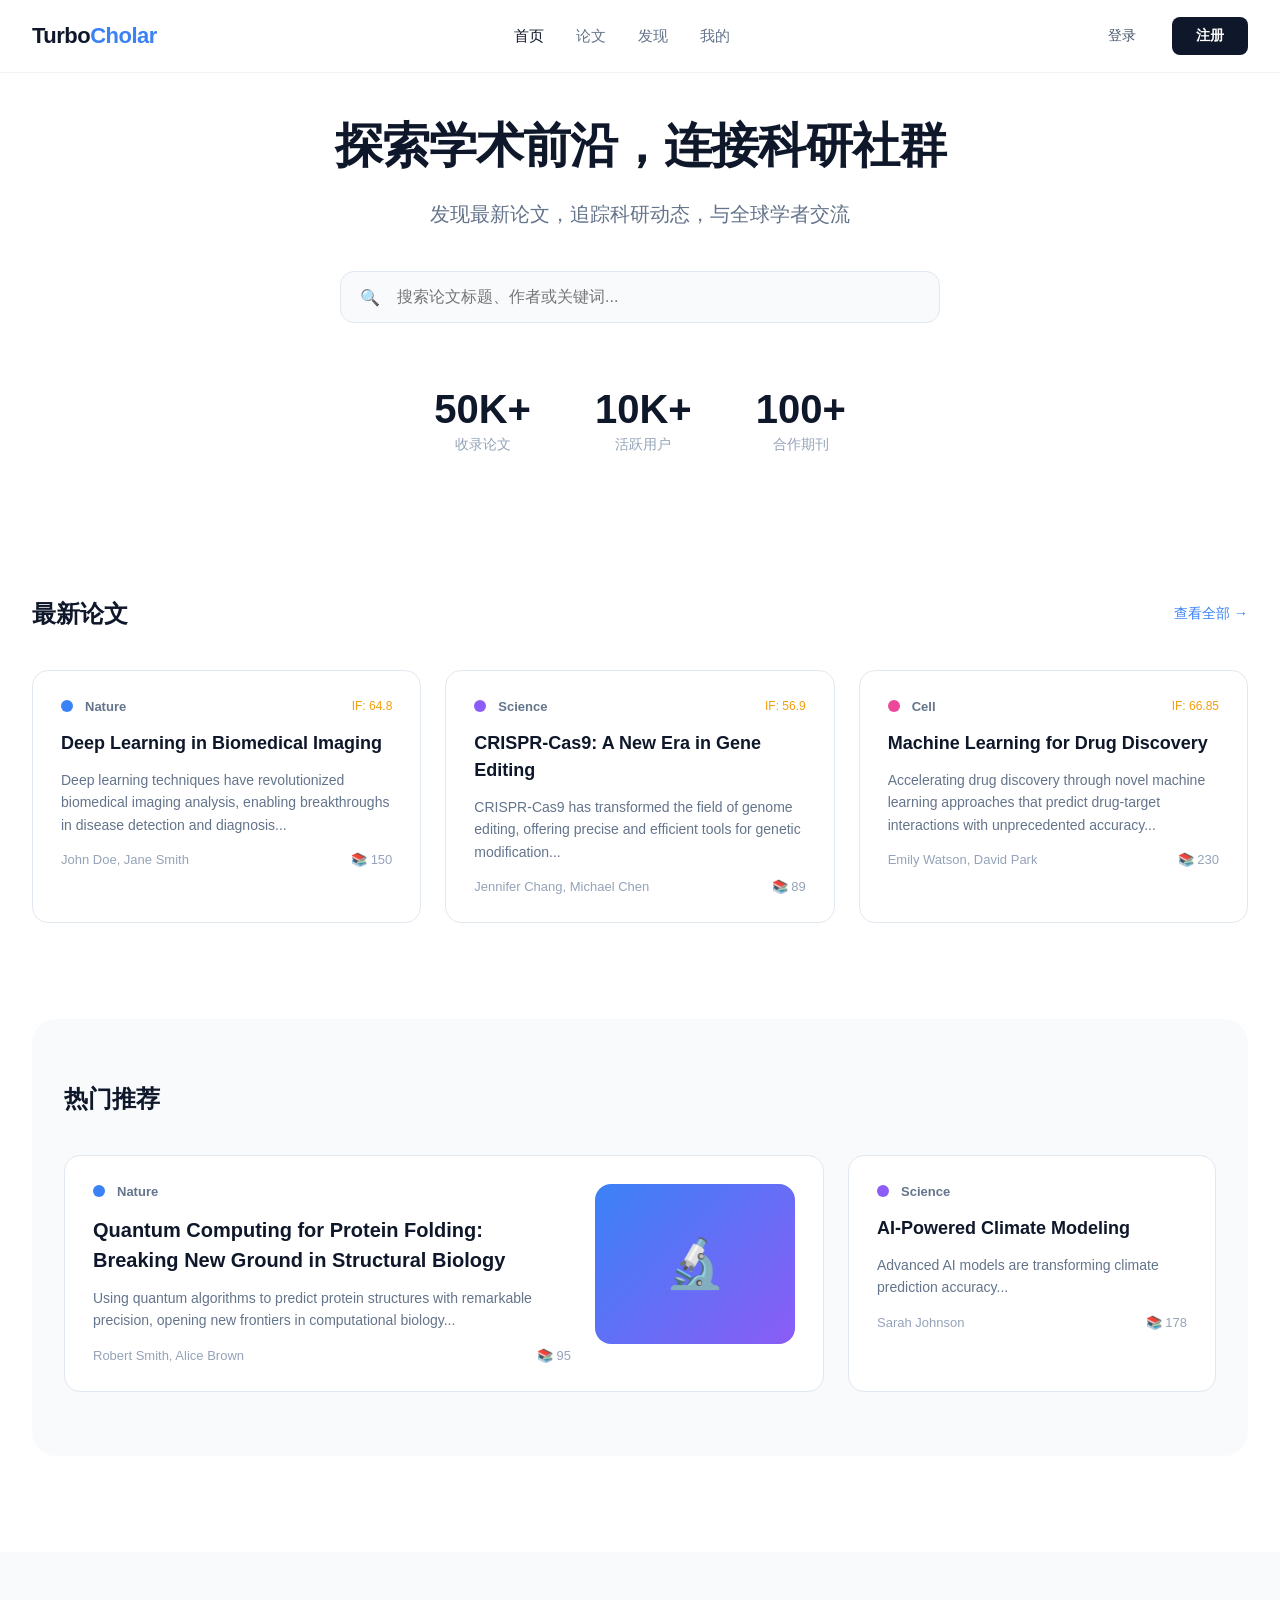
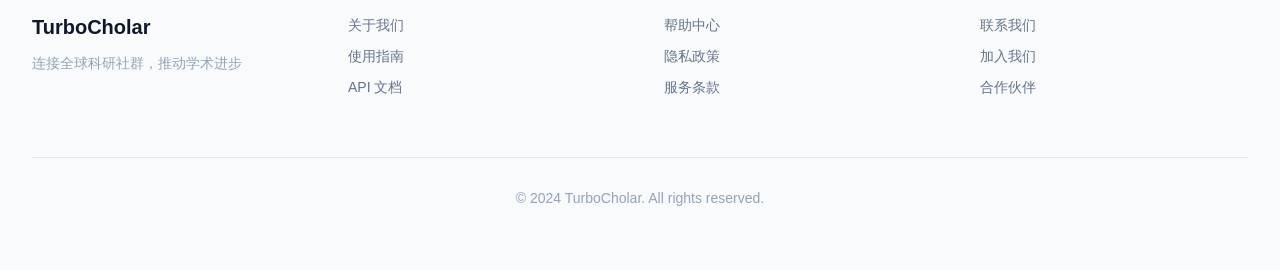
<file: turbocholar/frontend/style-minimal.html>
<!DOCTYPE html>
<html lang="zh-CN">
<head>
  <meta charset="UTF-8">
  <meta name="viewport" content="width=device-width, initial-scale=1.0">
  <title>TurboCholar - 简约版</title>
  <style>
    * { margin: 0; padding: 0; box-sizing: border-box; }
    html { scroll-behavior: smooth; }
    body { font-family: 'SF Pro Display', -apple-system, BlinkMacSystemFont, 'Segoe UI', sans-serif; background: #ffffff; color: #1a1a1a; min-height: 100vh; }
    
    /* Header */
    .header { position: fixed; top: 0; left: 0; right: 0; background: rgba(255,255,255,0.85); backdrop-filter: blur(20px); border-bottom: 1px solid rgba(0,0,0,0.05); z-index: 1000; }
    .header-content { max-width: 1400px; margin: 0 auto; padding: 0 2rem; height: 72px; display: flex; align-items: center; justify-content: space-between; }
    .logo { font-size: 22px; font-weight: 700; color: #0f172a; letter-spacing: -0.5px; }
    .logo span { color: #3b82f6; }
    .nav-links { display: flex; gap: 2rem; }
    .nav-links a { color: #64748b; font-size: 15px; font-weight: 500; text-decoration: none; transition: color 0.2s; }
    .nav-links a:hover, .nav-links a.active { color: #0f172a; }
    .auth-buttons { display: flex; gap: 1rem; }
    .btn-login { padding: 10px 20px; color: #475569; font-size: 14px; font-weight: 500; background: transparent; border: none; cursor: pointer; border-radius: 8px; transition: background 0.2s; }
    .btn-login:hover { background: #f1f5f9; }
    .btn-register { padding: 10px 24px; background: #0f172a; color: white; font-size: 14px; font-weight: 600; border: none; border-radius: 8px; cursor: pointer; transition: opacity 0.2s; }
    .btn-register:hover { opacity: 0.9; }

    /* Hero */
    .hero { padding: 120px 2rem 80px; text-align: center; }
    .hero h1 { font-size: 48px; font-weight: 800; color: #0f172a; margin-bottom: 1.5rem; line-height: 1.1; letter-spacing: -1px; }
    .hero p { font-size: 1.25rem; color: #64748b; max-width: 600px; margin: 0 auto 2.5rem; line-height: 1.7; }
    .search-box { max-width: 600px; margin: 0 auto; position: relative; }
    .search-input { width: 100%; padding: 16px 20px 16px 56px; font-size: 16px; border: 1px solid #e2e8f0; border-radius: 14px; background: #f8fafc; transition: all 0.2s; }
    .search-input:focus { outline: none; border-color: #3b82f6; background: white; box-shadow: 0 0 0 3px rgba(59,130,246,0.1); }
    .search-icon { position: absolute; left: 20px; top: 50%; transform: translateY(-50%); color: #94a3b8; }
    .hero-stats { display: flex; justify-content: center; gap: 4rem; margin-top: 4rem; }
    .stat { text-align: center; }
    .stat-value { font-size: 2.5rem; font-weight: 700; color: #0f172a; }
    .stat-label { font-size: 14px; color: #94a3b8; margin-top: 4px; }

    /* Section */
    .section { max-width: 1400px; margin: 0 auto; padding: 4rem 2rem; }
    .section-header { display: flex; justify-content: space-between; align-items: center; margin-bottom: 2.5rem; }
    .section-title { font-size: 24px; font-weight: 700; color: #0f172a; }
    .section-link { color: #3b82f6; font-size: 14px; font-weight: 500; text-decoration: none; }

    /* Paper Grid */
    .paper-grid { display: grid; grid-template-columns: repeat(auto-fill, minmax(360px, 1fr)); gap: 24px; }
    .paper-card { background: white; border: 1px solid #e2e8f0; border-radius: 16px; padding: 28px; transition: all 0.3s; }
    .paper-card:hover { border-color: #cbd5e1; box-shadow: 0 10px 40px rgba(0,0,0,0.05); transform: translateY(-2px); }
    .card-header { display: flex; gap: 12px; align-items: center; margin-bottom: 16px; }
    .journal-dot { width: 12px; height: 12px; border-radius: 50%; }
    .dot-nature { background: #3b82f6; }
    .dot-science { background: #8b5cf6; }
    .dot-cell { background: #ec4899; }
    .journal-name { font-size: 13px; font-weight: 600; color: #64748b; }
    .paper-title { font-size: 18px; font-weight: 600; color: #0f172a; line-height: 1.5; margin-bottom: 12px; }
    .paper-abstract { font-size: 14px; color: #64748b; line-height: 1.6; margin-bottom: 16px; }
    .paper-meta { display: flex; justify-content: space-between; align-items: center; color: #94a3b8; font-size: 13px; }
    .paper-authors { max-width: 200px; overflow: hidden; text-overflow: ellipsis; white-space: nowrap; }
    .citation-count { display: flex; align-items: center; gap: 4px; }

    /* Footer */
    .footer { background: #f8fafc; padding: 4rem 2rem; margin-top: 6rem; }
    .footer-content { max-width: 1400px; margin: 0 auto; display: grid; grid-template-columns: repeat(4, 1fr); gap: 3rem; }
    .footer-brand { font-size: 20px; font-weight: 700; color: #0f172a; margin-bottom: 1rem; }
    .footer-links { list-style: none; }
    .footer-links li { margin-bottom: 12px; }
    .footer-links a { color: #64748b; text-decoration: none; font-size: 14px; transition: color 0.2s; }
    .footer-links a:hover { color: #0f172a; }
    .footer-bottom { max-width: 1400px; margin: 3rem auto 0; padding-top: 2rem; border-top: 1px solid #e2e8f0; text-align: center; color: #94a3b8; font-size: 14px; }
  </style>
</head>
<body>
  <header class="header">
    <div class="header-content">
      <div class="logo">Turbo<span>Cholar</span></div>
      <nav class="nav-links">
        <a href="#" class="active">首页</a>
        <a href="#">论文</a>
        <a href="#">发现</a>
        <a href="#">我的</a>
      </nav>
      <div class="auth-buttons">
        <button class="btn-login">登录</button>
        <button class="btn-register">注册</button>
      </div>
    </div>
  </header>

  <section class="hero">
    <h1>探索学术前沿，连接科研社群</h1>
    <p>发现最新论文，追踪科研动态，与全球学者交流</p>
    <div class="search-box">
      <span class="search-icon">🔍</span>
      <input type="text" class="search-input" placeholder="搜索论文标题、作者或关键词...">
    </div>
    <div class="hero-stats">
      <div class="stat"><div class="stat-value">50K+</div><div class="stat-label">收录论文</div></div>
      <div class="stat"><div class="stat-value">10K+</div><div class="stat-label">活跃用户</div></div>
      <div class="stat"><div class="stat-value">100+</div><div class="stat-label">合作期刊</div></div>
    </div>
  </section>

  <section class="section">
    <div class="section-header">
      <h2 class="section-title">最新论文</h2>
      <a href="#" class="section-link">查看全部 →</a>
    </div>
    <div class="paper-grid">
      <article class="paper-card">
        <div class="card-header">
          <span class="journal-dot dot-nature"></span>
          <span class="journal-name">Nature</span>
          <span style="margin-left:auto;font-size:12px;color:#f59e0b">IF: 64.8</span>
        </div>
        <h3 class="paper-title">Deep Learning in Biomedical Imaging</h3>
        <p class="paper-abstract">Deep learning techniques have revolutionized biomedical imaging analysis, enabling breakthroughs in disease detection and diagnosis...</p>
        <div class="paper-meta">
          <span class="paper-authors">John Doe, Jane Smith</span>
          <span class="citation-count">📚 150</span>
        </div>
      </article>
      <article class="paper-card">
        <div class="card-header">
          <span class="journal-dot dot-science"></span>
          <span class="journal-name">Science</span>
          <span style="margin-left:auto;font-size:12px;color:#f59e0b">IF: 56.9</span>
        </div>
        <h3 class="paper-title">CRISPR-Cas9: A New Era in Gene Editing</h3>
        <p class="paper-abstract">CRISPR-Cas9 has transformed the field of genome editing, offering precise and efficient tools for genetic modification...</p>
        <div class="paper-meta">
          <span class="paper-authors">Jennifer Chang, Michael Chen</span>
          <span class="citation-count">📚 89</span>
        </div>
      </article>
      <article class="paper-card">
        <div class="card-header">
          <span class="journal-dot dot-cell"></span>
          <span class="journal-name">Cell</span>
          <span style="margin-left:auto;font-size:12px;color:#f59e0b">IF: 66.85</span>
        </div>
        <h3 class="paper-title">Machine Learning for Drug Discovery</h3>
        <p class="paper-abstract">Accelerating drug discovery through novel machine learning approaches that predict drug-target interactions with unprecedented accuracy...</p>
        <div class="paper-meta">
          <span class="paper-authors">Emily Watson, David Park</span>
          <span class="citation-count">📚 230</span>
        </div>
      </article>
    </div>
  </section>

  <section class="section" style="background:#f8fafc;border-radius:24px;margin:2rem;">
    <div class="section-header">
      <h2 class="section-title">热门推荐</h2>
    </div>
    <div class="paper-grid">
      <article class="paper-card" style="grid-column: span 2;display:flex;gap:24px;">
        <div style="flex:1;">
          <div class="card-header">
            <span class="journal-dot dot-nature"></span>
            <span class="journal-name">Nature</span>
          </div>
          <h3 class="paper-title" style="font-size:20px;">Quantum Computing for Protein Folding: Breaking New Ground in Structural Biology</h3>
          <p class="paper-abstract">Using quantum algorithms to predict protein structures with remarkable precision, opening new frontiers in computational biology...</p>
          <div class="paper-meta">
            <span class="paper-authors">Robert Smith, Alice Brown</span>
            <span class="citation-count">📚 95</span>
          </div>
        </div>
        <div style="width:200px;height:160px;background:linear-gradient(135deg,#3b82f6,#8b5cf6);border-radius:16px;display:flex;align-items:center;justify-content:center;color:white;font-size:48px;">🔬</div>
      </article>
      <article class="paper-card">
        <div class="card-header">
          <span class="journal-dot dot-science"></span>
          <span class="journal-name">Science</span>
        </div>
        <h3 class="paper-title">AI-Powered Climate Modeling</h3>
        <p class="paper-abstract">Advanced AI models are transforming climate prediction accuracy...</p>
        <div class="paper-meta">
          <span class="paper-authors">Sarah Johnson</span>
          <span class="citation-count">📚 178</span>
        </div>
      </article>
    </div>
  </section>

  <footer class="footer">
    <div class="footer-content">
      <div>
        <div class="footer-brand">TurboCholar</div>
        <p style="color:#94a3b8;font-size:14px;margin-top:1rem;">连接全球科研社群，推动学术进步</p>
      </div>
      <div>
        <ul class="footer-links">
          <li><a href="#">关于我们</a></li>
          <li><a href="#">使用指南</a></li>
          <li><a href="#">API 文档</a></li>
        </ul>
      </div>
      <div>
        <ul class="footer-links">
          <li><a href="#">帮助中心</a></li>
          <li><a href="#">隐私政策</a></li>
          <li><a href="#">服务条款</a></li>
        </ul>
      </div>
      <div>
        <ul class="footer-links">
          <li><a href="#">联系我们</a></li>
          <li><a href="#">加入我们</a></li>
          <li><a href="#">合作伙伴</a></li>
        </ul>
      </div>
    </div>
    <div class="footer-bottom">© 2024 TurboCholar. All rights reserved.</div>
  </footer>
</body>
</html>
</file>
<file: tetris/style.css>
:root {
    --bg-primary: #f5f5f7;
    --bg-secondary: #ffffff;
    --bg-tertiary: #e8e8ed;
    --accent-primary: #6c5ce7;
    --accent-secondary: #a29bfe;
    --accent-gradient: linear-gradient(135deg, #6c5ce7, #a29bfe);
    --text-primary: #1d1d1f;
    --text-secondary: #6e6e73;
    --text-tertiary: #86868b;
    --shadow-sm: 0 2px 8px rgba(0, 0, 0, 0.08);
    --shadow-md: 0 4px 16px rgba(0, 0, 0, 0.12);
    --shadow-lg: 0 8px 32px rgba(0, 0, 0, 0.16);
    --shadow-glow: 0 0 20px rgba(108, 92, 231, 0.3);
    --border-color: rgba(0, 0, 0, 0.06);
    --radius-sm: 8px;
    --radius-md: 12px;
    --radius-lg: 20px;
    --radius-xl: 28px;
}

* {
   margin: 0;
   padding: 0;
   box-sizing: border-box;
}

body {
   background: var(--bg-primary);
   color: var(--text-primary);
   font-family: -apple-system, BlinkMacSystemFont, 'SF Pro Display', 'Segoe UI', Roboto, sans-serif;
   overflow-x: hidden;
   min-height: 100vh;
   display: flex;
   justify-content: center;
   align-items: center;
   background-image:
     radial-gradient(ellipse at 20% 20%, rgba(108, 92, 231, 0.05) 0%, transparent 50%),
     radial-gradient(ellipse at 80% 80%, rgba(162, 155, 254, 0.05) 0%, transparent 50%);
}

.game-container {
   display: flex;
   flex-direction: column;
   align-items: center;
   padding: 2rem 1rem;
   gap: 2rem;
}

.title {
   font-size: 2.5rem;
   font-weight: 700;
   letter-spacing: 0.05em;
   background: var(--accent-gradient);
   -webkit-background-clip: text;
   -webkit-text-fill-color: transparent;
   background-clip: text;
}

.game-layout {
   display: flex;
   gap: 2.5rem;
   align-items: flex-start;
}

.board-wrapper {
   position: relative;
   border-radius: var(--radius-lg);
   box-shadow: var(--shadow-lg);
   overflow: hidden;
   background: var(--bg-secondary);
}

.game-board {
   display: block;
   background: var(--bg-tertiary);
}

.particle-canvas {
   position: absolute;
   top: 0;
   left: 0;
   pointer-events: none;
}

.overlay {
   position: absolute;
   top: 0;
   left: 0;
   right: 0;
   bottom: 0;
   background: rgba(245, 245, 247, 0.95);
   display: flex;
   justify-content: center;
   align-items: center;
   z-index: 10;
   backdrop-filter: blur(8px);
}

.overlay.hidden {
   display: none;
}

.overlay-content {
   text-align: center;
   animation: fadeInUp 0.5s ease-out;
}

@keyframes fadeInUp {
   from { opacity: 0; transform: translateY(20px); }
   to { opacity: 1; transform: translateY(0); }
}

.overlay-content h2 {
   font-size: 1.75rem;
   font-weight: 700;
   margin-bottom: 0.75rem;
   color: var(--text-primary);
}

.overlay-content p {
   font-size: 1rem;
   color: var(--text-secondary);
   margin-bottom: 2rem;
}

.modern-btn {
   font-family: inherit;
   font-weight: 600;
   font-size: 1rem;
   padding: 0.875rem 2.5rem;
   background: var(--accent-gradient);
   color: white;
   border: none;
   border-radius: var(--radius-xl);
   cursor: pointer;
   transition: all 0.3s cubic-bezier(0.4, 0, 0.2, 1);
   box-shadow: var(--shadow-md);
}

.modern-btn:hover {
   transform: translateY(-2px);
   box-shadow: var(--shadow-lg), var(--shadow-glow);
}

.modern-btn:active {
   transform: translateY(0) scale(0.98);
   box-shadow: var(--shadow-sm);
}

.modern-btn.small {
   font-size: 0.875rem;
   padding: 0.625rem 1.25rem;
   width: 100%;
   margin-bottom: 0.5rem;
}

.modern-btn.secondary {
   background: var(--bg-tertiary);
   color: var(--text-primary);
   box-shadow: var(--shadow-sm);
}

.modern-btn.secondary:hover {
   background: var(--border-color);
   box-shadow: var(--shadow-md);
}

.side-panel {
   display: flex;
   flex-direction: column;
   gap: 1rem;
   min-width: 200px;
}

.panel-section {
   background: var(--bg-secondary);
   border-radius: var(--radius-md);
   padding: 1.25rem;
   box-shadow: var(--shadow-sm);
   transition: all 0.3s ease;
}

.panel-section:hover {
   box-shadow: var(--shadow-md);
   transform: translateY(-1px);
}

.panel-section h3 {
   font-size: 0.6875rem;
   font-weight: 600;
   letter-spacing: 0.08em;
   text-transform: uppercase;
   margin-bottom: 0.75rem;
   color: var(--text-tertiary);
}

#nextPiece {
   background: var(--bg-tertiary);
   border-radius: var(--radius-sm);
   display: block;
   margin: 0 auto;
}

.stat-display {
   font-size: 2rem;
   font-weight: 700;
   color: var(--text-primary);
   font-variant-numeric: tabular-nums;
}

.stat-display.score {
   background: var(--accent-gradient);
   -webkit-background-clip: text;
   -webkit-text-fill-color: transparent;
   background-clip: text;
}

.stat-display.level {
   color: #ff9f43;
}

.stat-display.lines {
   color: #2ed573;
}

.stat-display.highscore {
   color: #ff6b81;
}

.level-bar {
   width: 100%;
   height: 6px;
   background: var(--bg-tertiary);
   border-radius: 3px;
   margin-top: 0.75rem;
   overflow: hidden;
}

.level-progress {
   height: 100%;
   width: 0%;
   background: var(--accent-gradient);
   border-radius: 3px;
   transition: width 0.4s cubic-bezier(0.4, 0, 0.2, 1);
}

.controls-info {
   display: flex;
   flex-direction: column;
   gap: 0.625rem;
}

.control-item {
   display: flex;
   align-items: center;
   gap: 0.625rem;
   font-size: 0.8125rem;
   color: var(--text-secondary);
}

.key {
   display: inline-flex;
   align-items: center;
   justify-content: center;
   min-width: 28px;
   height: 24px;
   padding: 0 6px;
   background: var(--bg-tertiary);
   border-radius: 6px;
   font-size: 0.6875rem;
   font-weight: 600;
   color: var(--text-primary);
   box-shadow: inset 0 -1px 0 rgba(0, 0, 0, 0.1);
}

.controls-section {
   display: flex;
   flex-direction: column;
   gap: 0.5rem;
}

.mobile-controls {
   display: none;
   gap: 0.75rem;
   margin-top: 1rem;
}

.mobile-btn-row {
   display: flex;
   gap: 0.75rem;
   justify-content: center;
}

.mobile-btn {
   font-size: 1.5rem;
   min-width: 64px;
   height: 64px;
   background: var(--bg-secondary);
   border: none;
   border-radius: var(--radius-md);
   color: var(--text-primary);
   cursor: pointer;
   transition: all 0.2s ease;
   display: flex;
   align-items: center;
   justify-content: center;
   user-select: none;
   -webkit-user-select: none;
   touch-action: manipulation;
   box-shadow: var(--shadow-sm);
}

.mobile-btn:active {
   background: var(--bg-tertiary);
   transform: scale(0.95);
   box-shadow: none;
}

.mobile-btn.wide {
   min-width: 140px;
   font-size: 0.875rem;
   font-weight: 600;
}

@keyframes lineClear {
   0% { opacity: 1; }
   50% { opacity: 0.5; filter: brightness(2); }
   100% { opacity: 1; }
}

.line-clear-effect {
   animation: lineClear 0.4s ease-out;
}

@media (max-width: 768px) {
   .title {
     font-size: 2rem;
    }

   .game-layout {
     flex-direction: column;
     align-items: center;
    }

   .side-panel {
     display: grid;
     grid-template-columns: repeat(2, 1fr);
     gap: 0.75rem;
     min-width: auto;
     width: 100%;
     max-width: 300px;
    }

    .panel-section {
     padding: 1rem;
    }

    .controls-section {
     grid-column: 1 / -1;
     display: flex;
     gap: 0.75rem;
    }

    .controls-section .modern-btn {
     flex: 1;
     margin-bottom: 0;
    }

    .mobile-controls {
     display: flex;
     flex-direction: column;
     align-items: center;
    }

    .controls-info {
     display: none;
    }
}

@media (max-width: 480px) {
   .game-container {
     padding: 1rem 0.75rem;
    }

   .title {
     font-size: 1.75rem;
    }

    .panel-section {
     padding: 0.875rem;
    }

    .stat-display {
     font-size: 1.5rem;
    }
}

@keyframes shake {
   0%, 100% { transform: translateX(0); }
   25% { transform: translateX(-2px); }
   75% { transform: translateX(2px); }
}

.shake {
   animation: shake 0.15s ease-in-out;
}
</file>
<file: 五子棋/style.css>
body {
    font-family: 'Arial', sans-serif;
    background: linear-gradient(135deg, #667eea 0%, #764ba2 100%);
    color: #fff;
    margin: 0;
    padding: 0;
    display: flex;
    justify-content: center;
    align-items: center;
    height: 100vh;
}

.container {
    text-align: center;
    background: rgba(255, 255, 255, 0.1);
    padding: 20px;
    border-radius: 10px;
    box-shadow: 0 4px 20px rgba(0, 0, 0, 0.3);
}

h1 {
    margin-bottom: 20px;
}

.game-info {
    display: flex;
    justify-content: space-between;
    margin-bottom: 20px;
}

.score p {
    margin: 5px 0;
}

.controls {
    display: flex;
    flex-direction: column;
    gap: 10px;
}

button, select {
    padding: 10px 20px;
    border: none;
    border-radius: 5px;
    background: #4CAF50;
    color: white;
    cursor: pointer;
    transition: background 0.3s;
}

button:hover {
    background: #45a049;
}

.board {
    display: grid;
    grid-template-columns: repeat(15, 30px);
    grid-template-rows: repeat(15, 30px);
    gap: 1px;
    margin: 20px auto;
    background: #000;
    padding: 10px;
    border-radius: 5px;
}

.cell {
    width: 30px;
    height: 30px;
    background: #f0f0f0;
    border-radius: 50%;
    cursor: pointer;
    display: flex;
    justify-content: center;
    align-items: center;
    font-size: 20px;
    transition: background 0.2s;
}

.cell:hover {
    background: #e0e0e0;
}

.cell.black {
    background: #000;
    color: #fff;
}

.cell.white {
    background: #fff;
    color: #000;
}

.status {
    margin-top: 20px;
    font-size: 18px;
}
</file>
